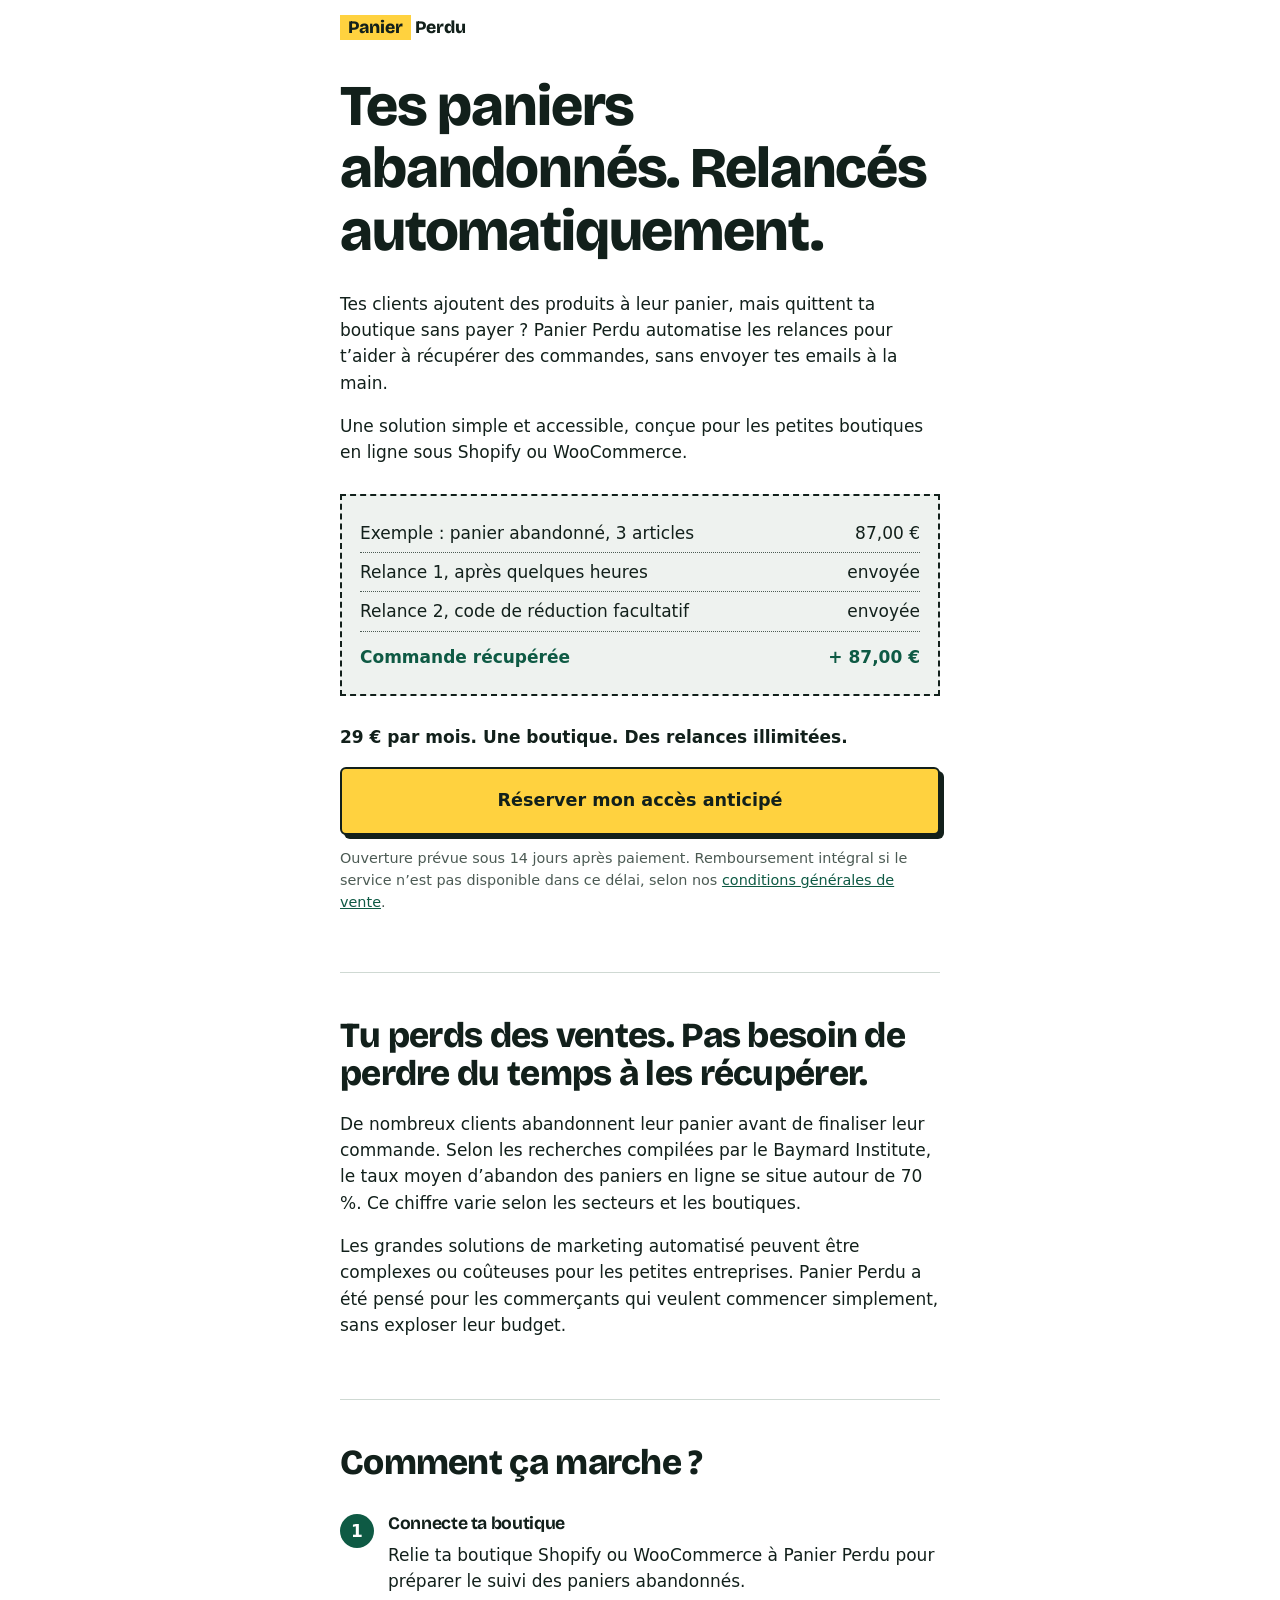
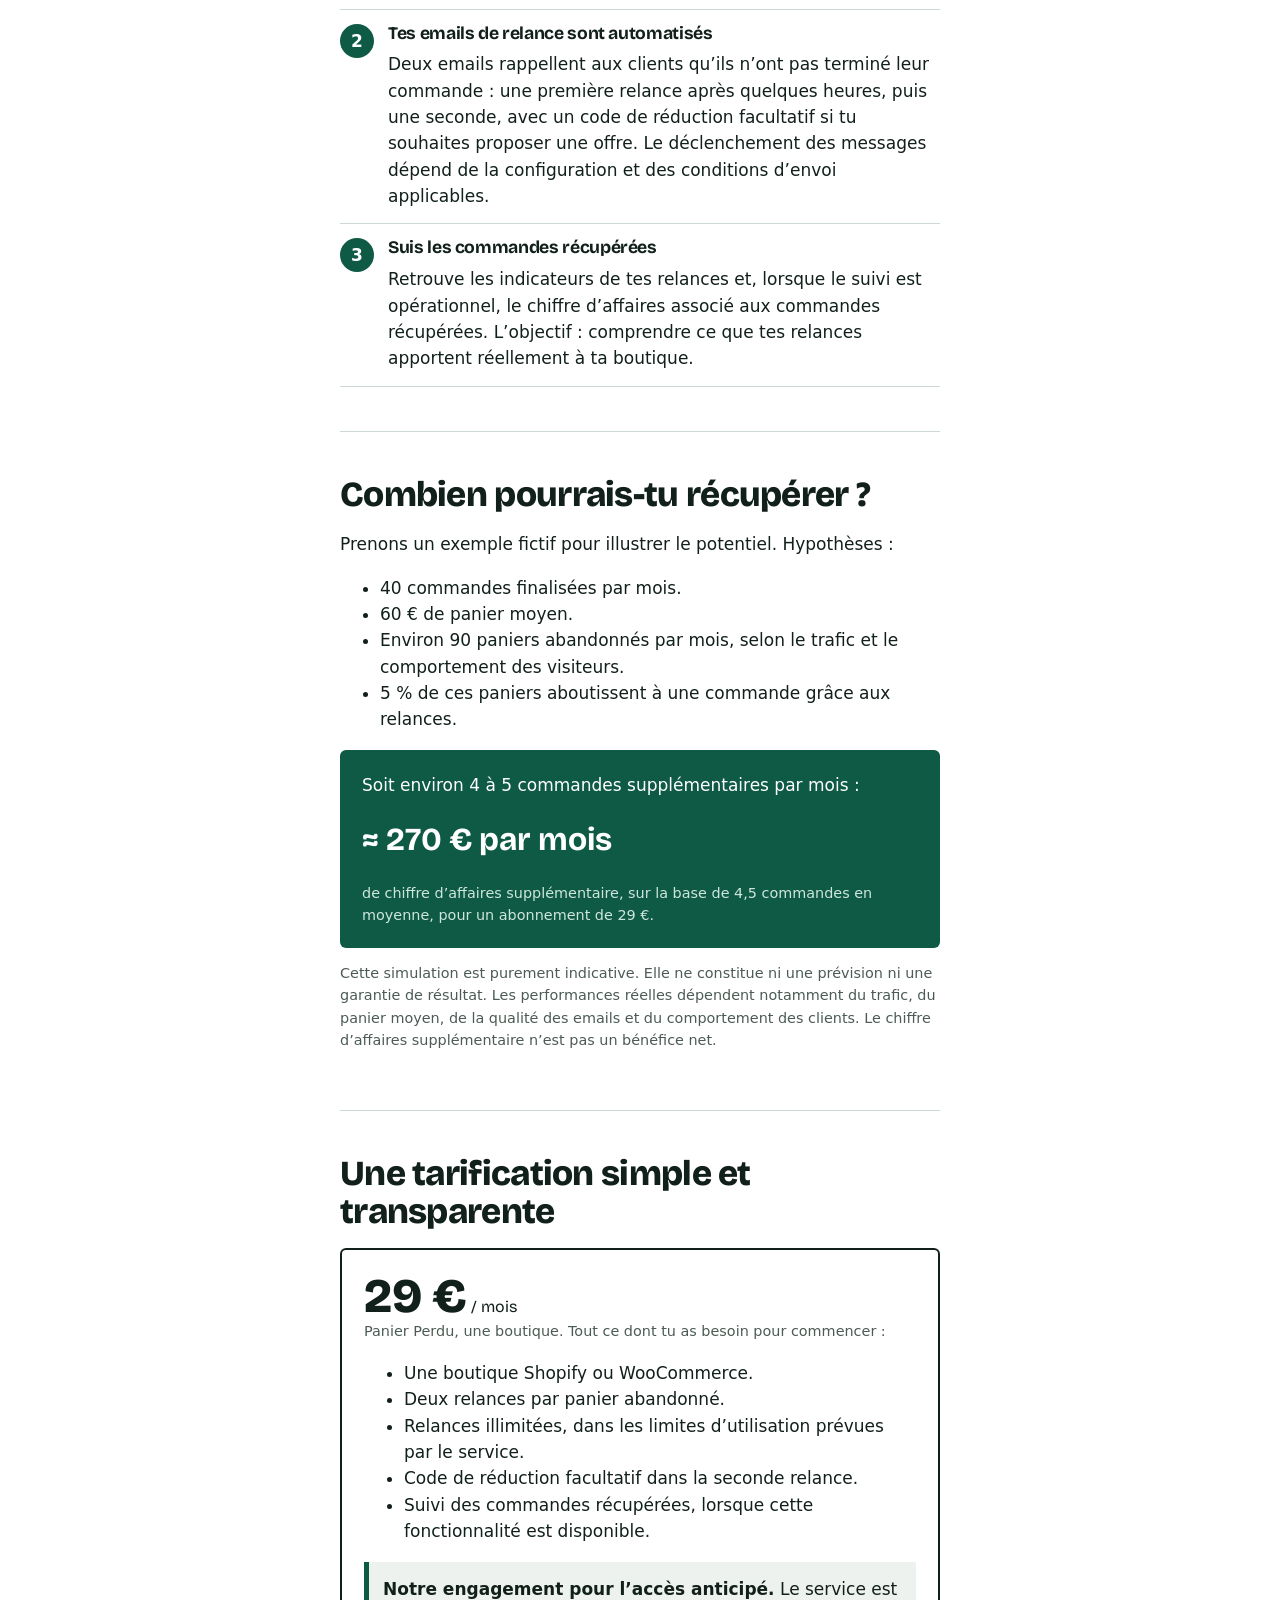
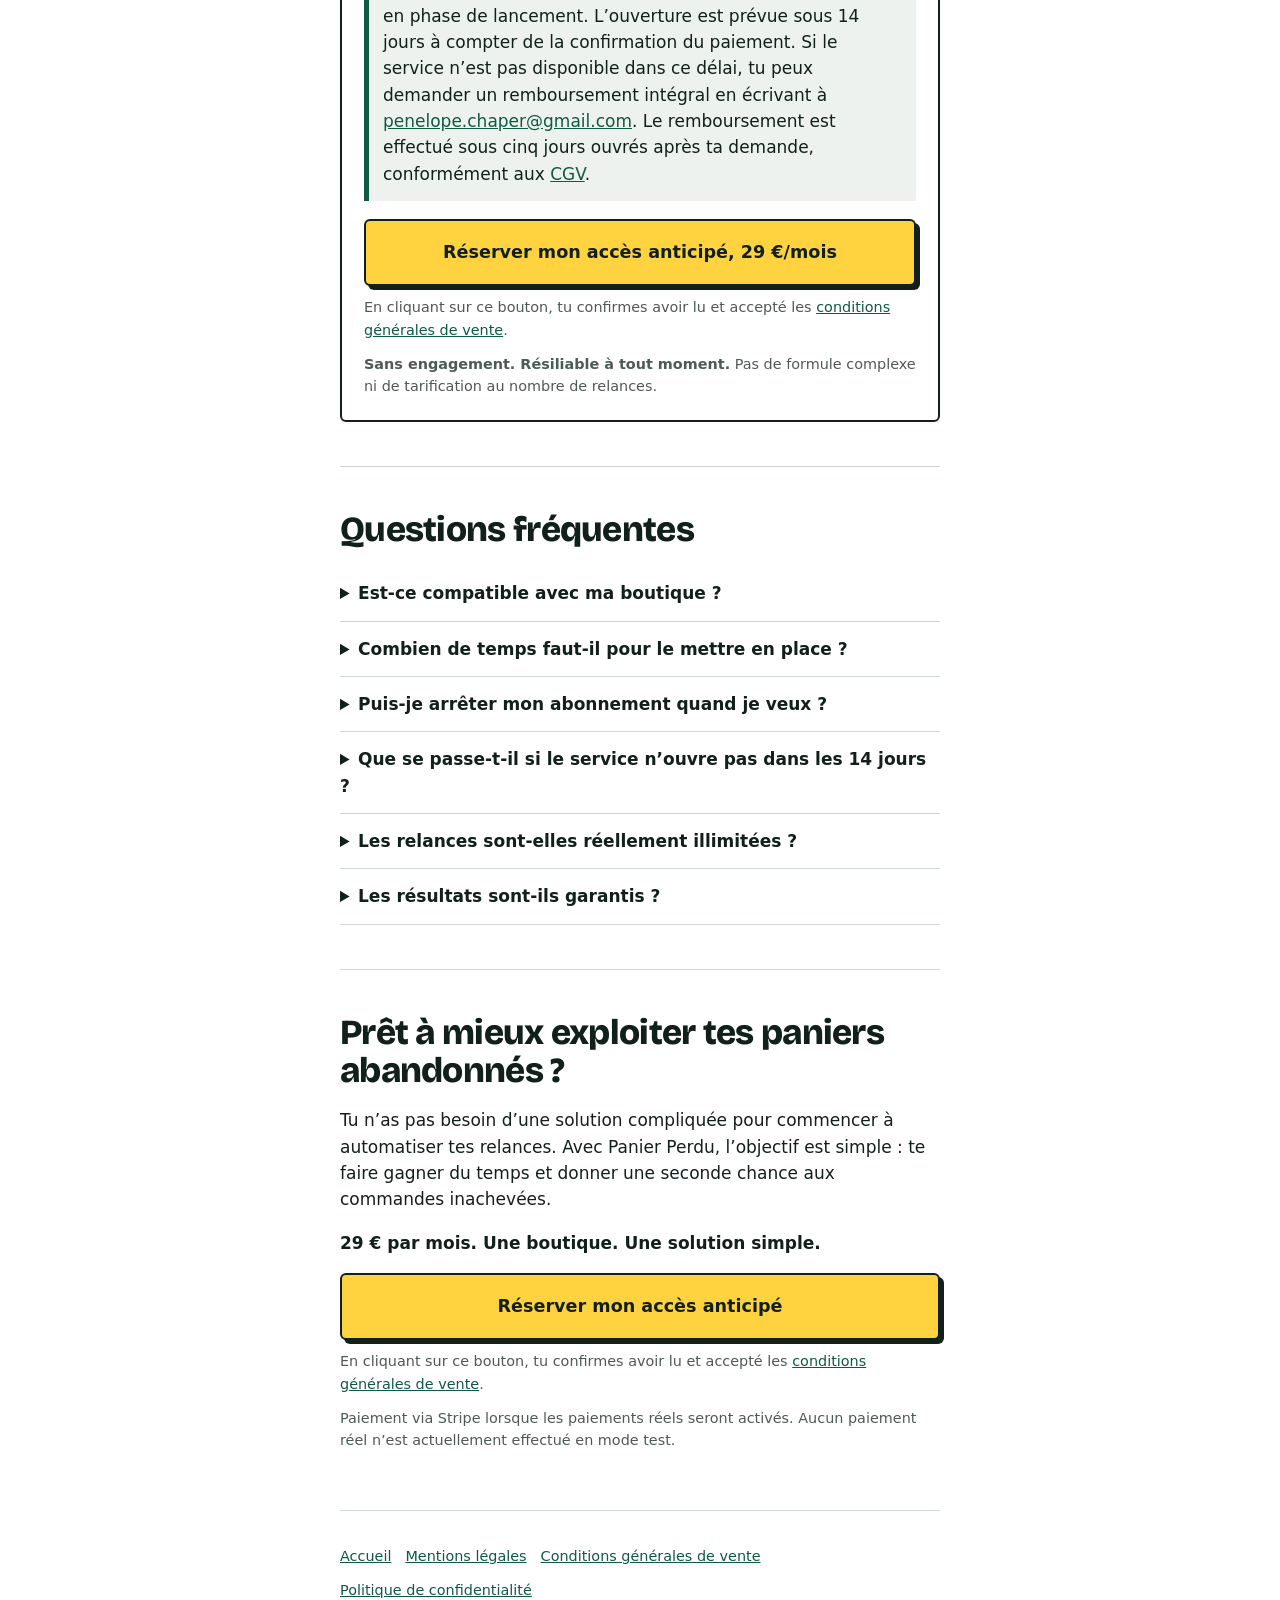
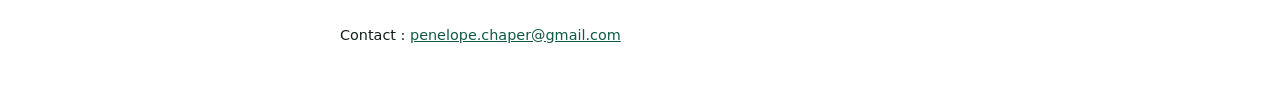
<file: index.html>
<!doctype html>
<html lang="fr">
<head>
<meta charset="utf-8">
<meta name="viewport" content="width=device-width,initial-scale=1">
<title>Panier Perdu – Tes paniers abandonnés, relancés automatiquement</title>
<meta name="description" content="Panier Perdu relance par email les clients qui ont quitté ta boutique Shopify ou WooCommerce sans payer. 29 € par mois, une boutique, relances illimitées.">
<meta property="og:title" content="Panier Perdu – Tes paniers abandonnés, relancés automatiquement">
<meta property="og:description" content="Deux relances par email pour 29 €/mois. Accès anticipé, remboursement intégral si le service n’ouvre pas sous 14 jours.">
<meta property="og:type" content="website">
<meta property="og:locale" content="fr_FR">
<meta property="og:image" content="https://panier-perdu-r56a.vercel.app/og.png">
<meta property="og:url" content="https://panier-perdu-r56a.vercel.app/">
<meta name="twitter:card" content="summary_large_image">
<meta name="twitter:image" content="https://panier-perdu-r56a.vercel.app/og.png">
<link rel="preconnect" href="https://fonts.googleapis.com">
<link rel="preconnect" href="https://fonts.gstatic.com" crossorigin>
<link href="https://fonts.googleapis.com/css2?family=Bricolage+Grotesque:wght@700;800&display=swap" rel="stylesheet">
<link rel="stylesheet" href="style.css">
</head>
<body>
<div class="wrap">
<div class="top"><span>Panier</span> Perdu</div>

<header style="padding:20px 0 44px">
<h1>Tes paniers abandonnés. Relancés automatiquement.</h1>
<p>Tes clients ajoutent des produits à leur panier, mais quittent ta boutique sans payer ? Panier Perdu automatise les relances pour t’aider à récupérer des commandes, sans envoyer tes emails à la main.</p>
<p>Une solution simple et accessible, conçue pour les petites boutiques en ligne sous Shopify ou WooCommerce.</p>
<div class="ticket" aria-label="Exemple illustratif">
<p><span>Exemple : panier abandonné, 3 articles</span><span>87,00 €</span></p>
<p><span>Relance 1, après quelques heures</span><span>envoyée</span></p>
<p><span>Relance 2, code de réduction facultatif</span><span>envoyée</span></p>
<p class="ok"><span>Commande récupérée</span><span>+ 87,00 €</span></p>
</div>
<p><strong>29 € par mois. Une boutique. Des relances illimitées.</strong></p>
<a class="btn" href="#offre">Réserver mon accès anticipé</a>
<p class="small" style="margin-top:12px">Ouverture prévue sous 14 jours après paiement. Remboursement intégral si le service n’est pas disponible dans ce délai, selon nos <a href="cgv.html">conditions générales de vente</a>.</p>
</header>

<section>
<h2>Tu perds des ventes. Pas besoin de perdre du temps à les récupérer.</h2>
<p>De nombreux clients abandonnent leur panier avant de finaliser leur commande. Selon les recherches compilées par le Baymard Institute, le taux moyen d’abandon des paniers en ligne se situe autour de 70 %. Ce chiffre varie selon les secteurs et les boutiques.</p>
<p>Les grandes solutions de marketing automatisé peuvent être complexes ou coûteuses pour les petites entreprises. Panier Perdu a été pensé pour les commerçants qui veulent commencer simplement, sans exploser leur budget.</p>
</section>

<section>
<h2>Comment ça marche ?</h2>
<ol class="steps">
<li><h3>Connecte ta boutique</h3>Relie ta boutique Shopify ou WooCommerce à Panier Perdu pour préparer le suivi des paniers abandonnés.</li>
<li><h3>Tes emails de relance sont automatisés</h3>Deux emails rappellent aux clients qu’ils n’ont pas terminé leur commande : une première relance après quelques heures, puis une seconde, avec un code de réduction facultatif si tu souhaites proposer une offre. Le déclenchement des messages dépend de la configuration et des conditions d’envoi applicables.</li>
<li><h3>Suis les commandes récupérées</h3>Retrouve les indicateurs de tes relances et, lorsque le suivi est opérationnel, le chiffre d’affaires associé aux commandes récupérées. L’objectif : comprendre ce que tes relances apportent réellement à ta boutique.</li>
</ol>
</section>

<section>
<h2>Combien pourrais-tu récupérer ?</h2>
<p>Prenons un exemple fictif pour illustrer le potentiel. Hypothèses :</p>
<ul>
<li>40 commandes finalisées par mois.</li>
<li>60 € de panier moyen.</li>
<li>Environ 90 paniers abandonnés par mois, selon le trafic et le comportement des visiteurs.</li>
<li>5 % de ces paniers aboutissent à une commande grâce aux relances.</li>
</ul>
<div class="calc">
<p>Soit environ 4 à 5 commandes supplémentaires par mois :</p>
<p><strong>≈ 270 € par mois</strong></p>
<p class="small" style="margin:0">de chiffre d’affaires supplémentaire, sur la base de 4,5 commandes en moyenne, pour un abonnement de 29 €.</p>
</div>
<p class="small" style="margin-top:14px">Cette simulation est purement indicative. Elle ne constitue ni une prévision ni une garantie de résultat. Les performances réelles dépendent notamment du trafic, du panier moyen, de la qualité des emails et du comportement des clients. Le chiffre d’affaires supplémentaire n’est pas un bénéfice net.</p>
</section>

<section id="offre">
<h2>Une tarification simple et transparente</h2>
<div class="offer">
<div class="price">29 €<span style="font-size:1rem;font-weight:400"> / mois</span></div>
<p class="small">Panier Perdu, une boutique. Tout ce dont tu as besoin pour commencer :</p>
<ul>
<li>Une boutique Shopify ou WooCommerce.</li>
<li>Deux relances par panier abandonné.</li>
<li>Relances illimitées, dans les limites d’utilisation prévues par le service.</li>
<li>Code de réduction facultatif dans la seconde relance.</li>
<li>Suivi des commandes récupérées, lorsque cette fonctionnalité est disponible.</li>
</ul>
<div class="guar"><strong>Notre engagement pour l’accès anticipé.</strong> Le service est en phase de lancement. L’ouverture est prévue sous 14 jours à compter de la confirmation du paiement. Si le service n’est pas disponible dans ce délai, tu peux demander un remboursement intégral en écrivant à <a href="mailto:penelope.chaper@gmail.com">penelope.chaper@gmail.com</a>. Le remboursement est effectué sous cinq jours ouvrés après ta demande, conformément aux <a href="cgv.html">CGV</a>.</div>
<a class="btn" href="https://buy.stripe.com/test_14AbJ3eBs86c1nW4rX9oc00">Réserver mon accès anticipé, 29 €/mois</a>
<p class="small" style="margin:10px 0 0">En cliquant sur ce bouton, tu confirmes avoir lu et accepté les <a href="cgv.html">conditions générales de vente</a>.</p>
<p class="small" style="margin:12px 0 0"><strong>Sans engagement. Résiliable à tout moment.</strong> Pas de formule complexe ni de tarification au nombre de relances.</p>
</div>
</section>

<section>
<h2>Questions fréquentes</h2>
<details><summary>Est-ce compatible avec ma boutique ?</summary><p>Panier Perdu est conçu pour les boutiques Shopify et WooCommerce. La compatibilité effective dépend de la version de ta boutique, de sa configuration et des intégrations disponibles au lancement.</p></details>
<details><summary>Combien de temps faut-il pour le mettre en place ?</summary><p>L’objectif est de rendre la configuration aussi simple que possible. Le temps nécessaire dépend notamment de la connexion de ta boutique et des réglages de tes emails.</p></details>
<details><summary>Puis-je arrêter mon abonnement quand je veux ?</summary><p>Oui. L’abonnement est sans engagement et peut être résilié à tout moment par email à <a href="mailto:penelope.chaper@gmail.com">penelope.chaper@gmail.com</a>. La résiliation prend effet à la fin de la période mensuelle déjà payée, selon les CGV.</p></details>
<details><summary>Que se passe-t-il si le service n’ouvre pas dans les 14 jours ?</summary><p>Tu peux demander le remboursement intégral du paiement anticipé. Le remboursement est effectué sous cinq jours ouvrés après ta demande.</p></details>
<details><summary>Les relances sont-elles réellement illimitées ?</summary><p>Le forfait prévoit des relances illimitées pour une boutique, dans les limites techniques du service et sous réserve du respect des règles applicables aux communications électroniques.</p></details>
<details><summary>Les résultats sont-ils garantis ?</summary><p>Non. Panier Perdu vise à aider les commerçants à récupérer des commandes, mais aucun nombre de ventes ni montant de chiffre d’affaires n’est garanti.</p></details>
</section>

<section>
<h2>Prêt à mieux exploiter tes paniers abandonnés ?</h2>
<p>Tu n’as pas besoin d’une solution compliquée pour commencer à automatiser tes relances. Avec Panier Perdu, l’objectif est simple : te faire gagner du temps et donner une seconde chance aux commandes inachevées.</p>
<p><strong>29 € par mois. Une boutique. Une solution simple.</strong></p>
<a class="btn" href="https://buy.stripe.com/test_14AbJ3eBs86c1nW4rX9oc00">Réserver mon accès anticipé</a>
<p class="small" style="margin:10px 0 0">En cliquant sur ce bouton, tu confirmes avoir lu et accepté les <a href="cgv.html">conditions générales de vente</a>.</p>
<p class="small" style="margin-top:12px">Paiement via Stripe lorsque les paiements réels seront activés. Aucun paiement réel n’est actuellement effectué en mode test.</p>
</section>

<footer>
<a href="/">Accueil</a><a href="mentions-legales.html">Mentions légales</a><a href="cgv.html">Conditions générales de vente</a><a href="confidentialite.html">Politique de confidentialité</a>
<p style="margin:10px 0 0">Contact : <a href="mailto:penelope.chaper@gmail.com">penelope.chaper@gmail.com</a></p>
</footer>
</div>
</body>
</html>
</file>
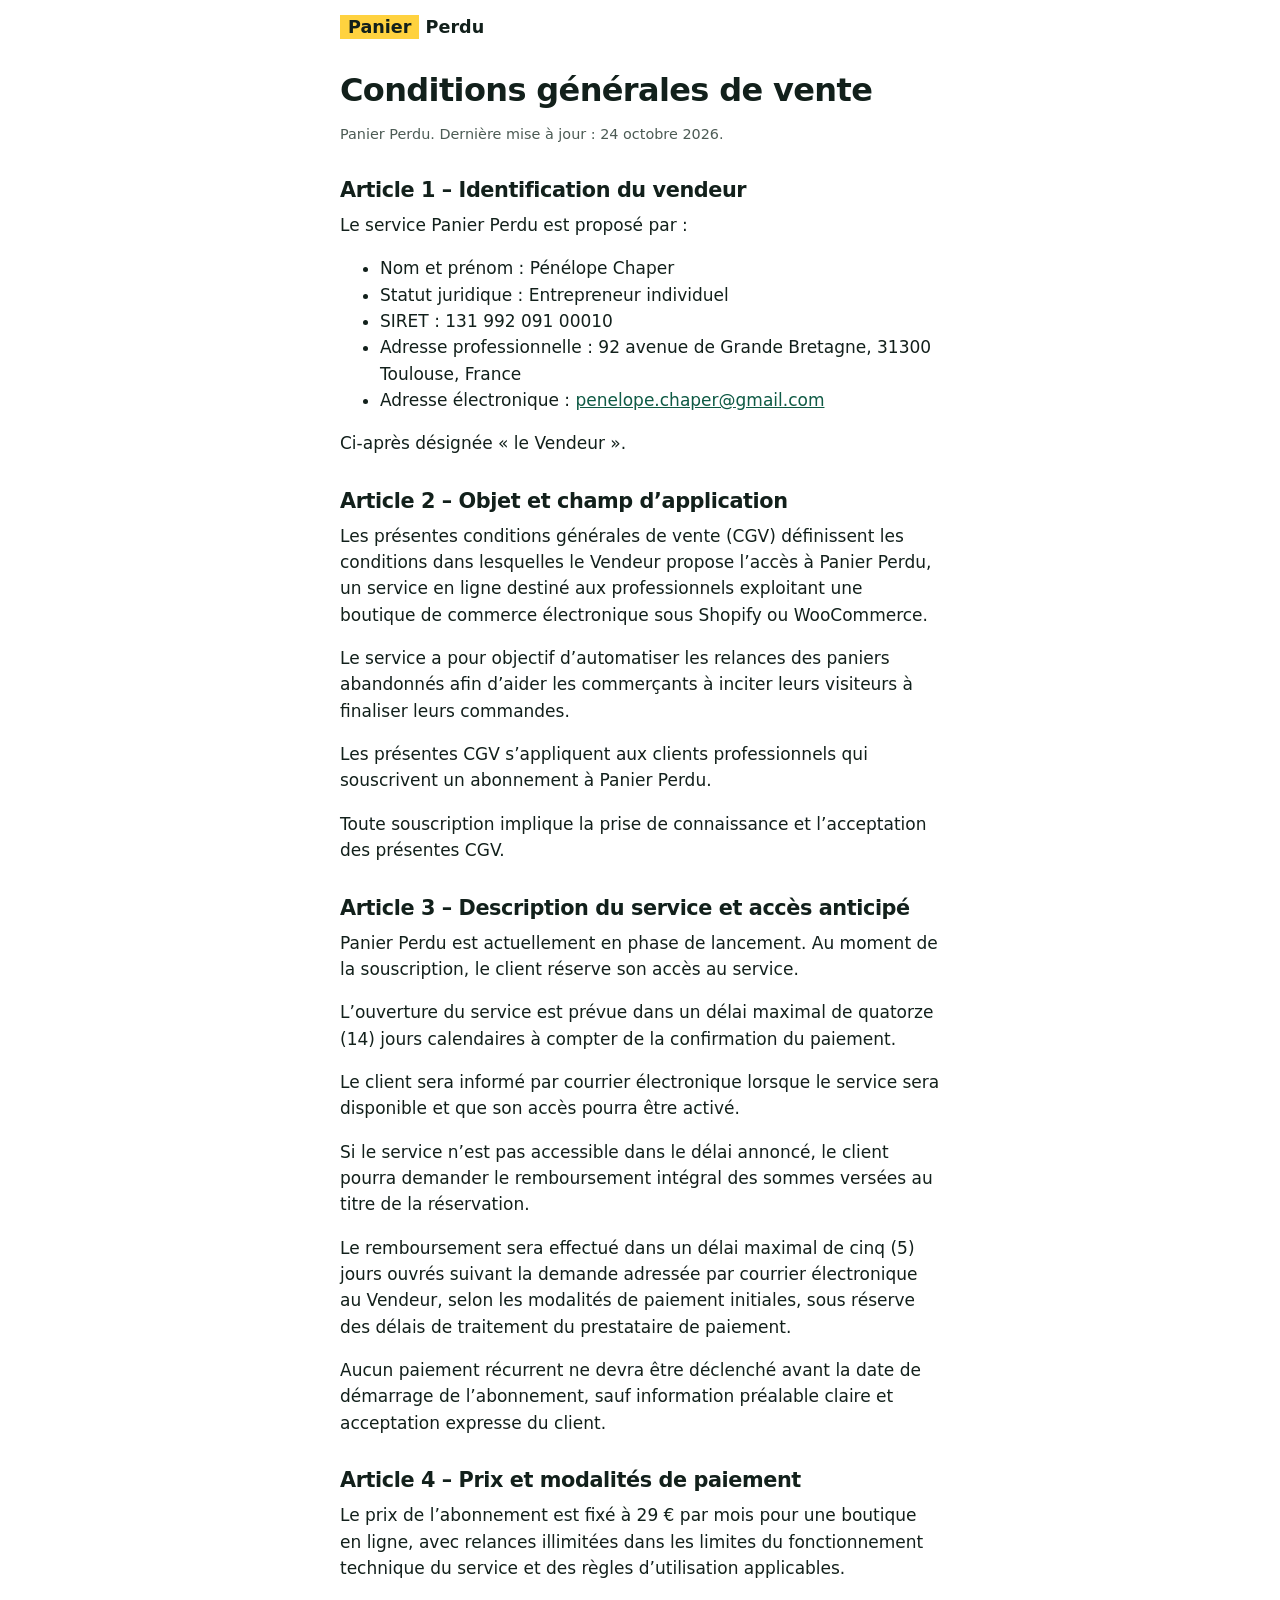
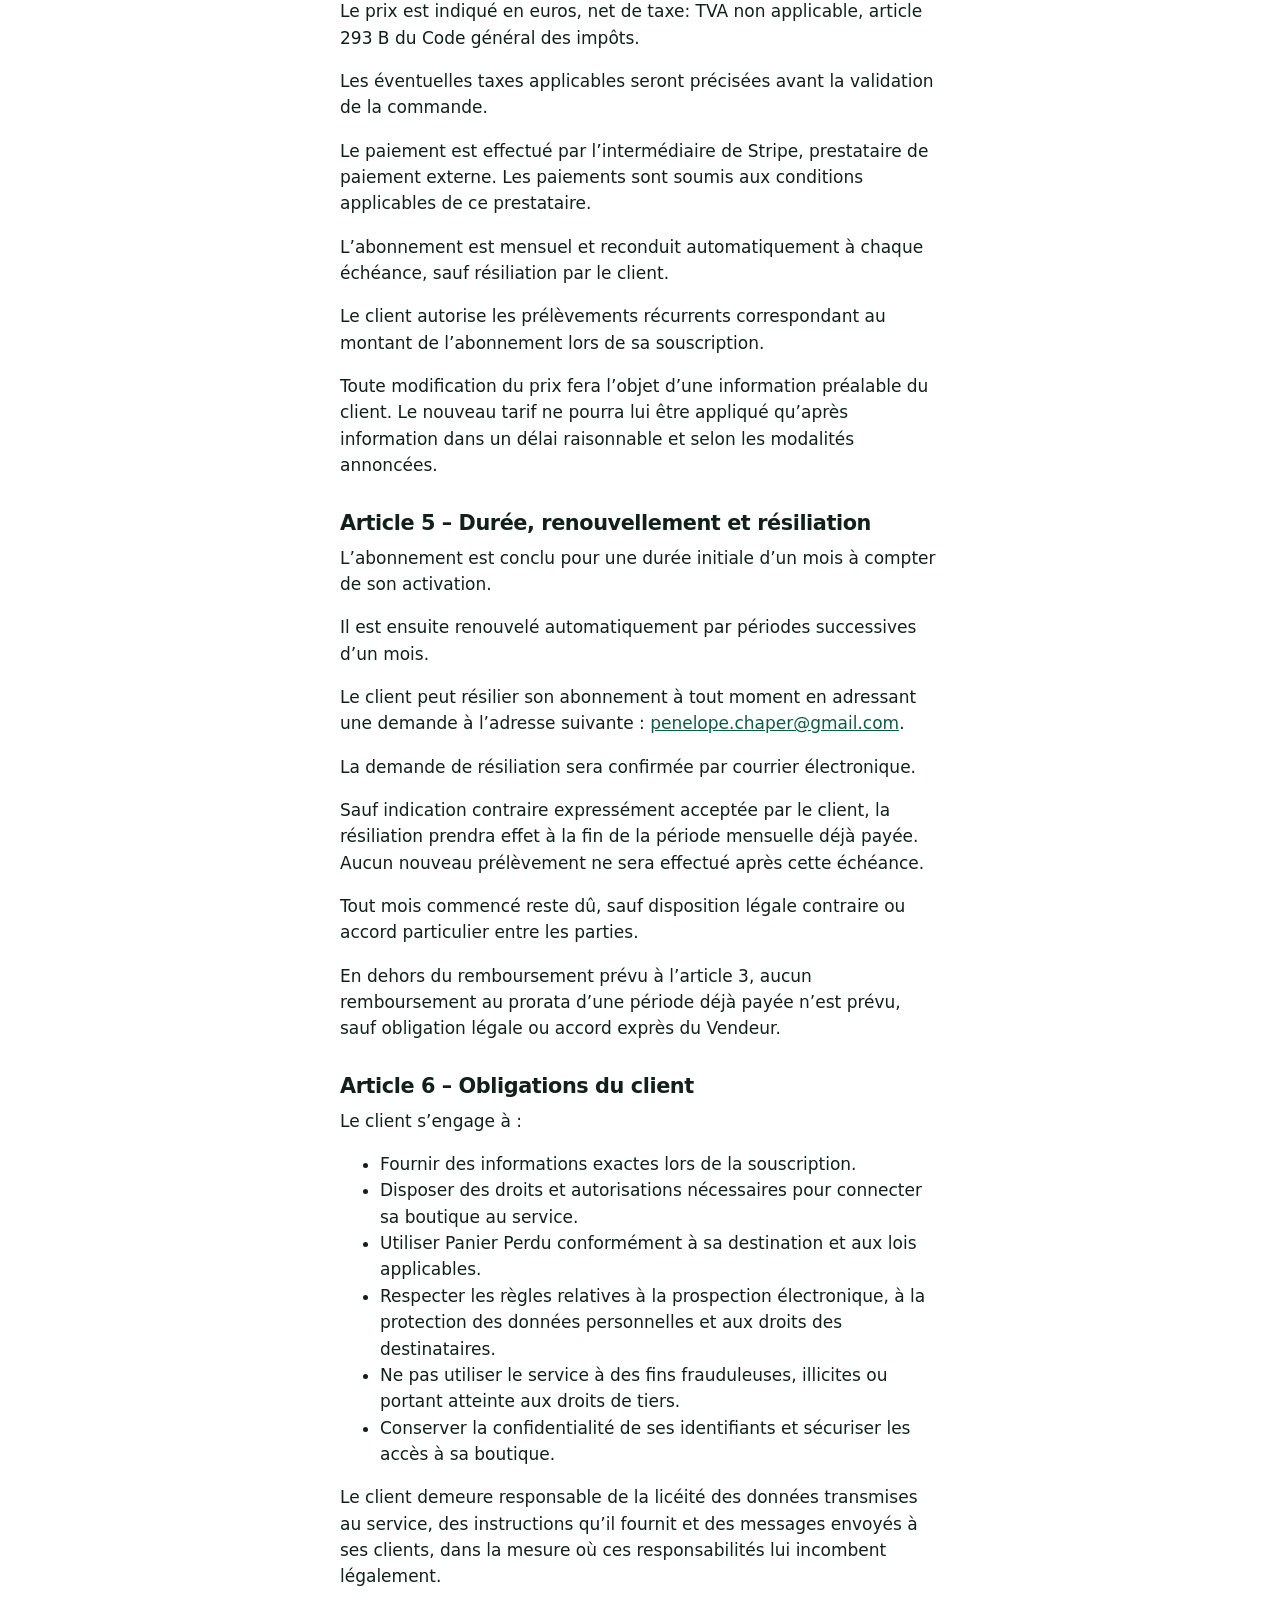
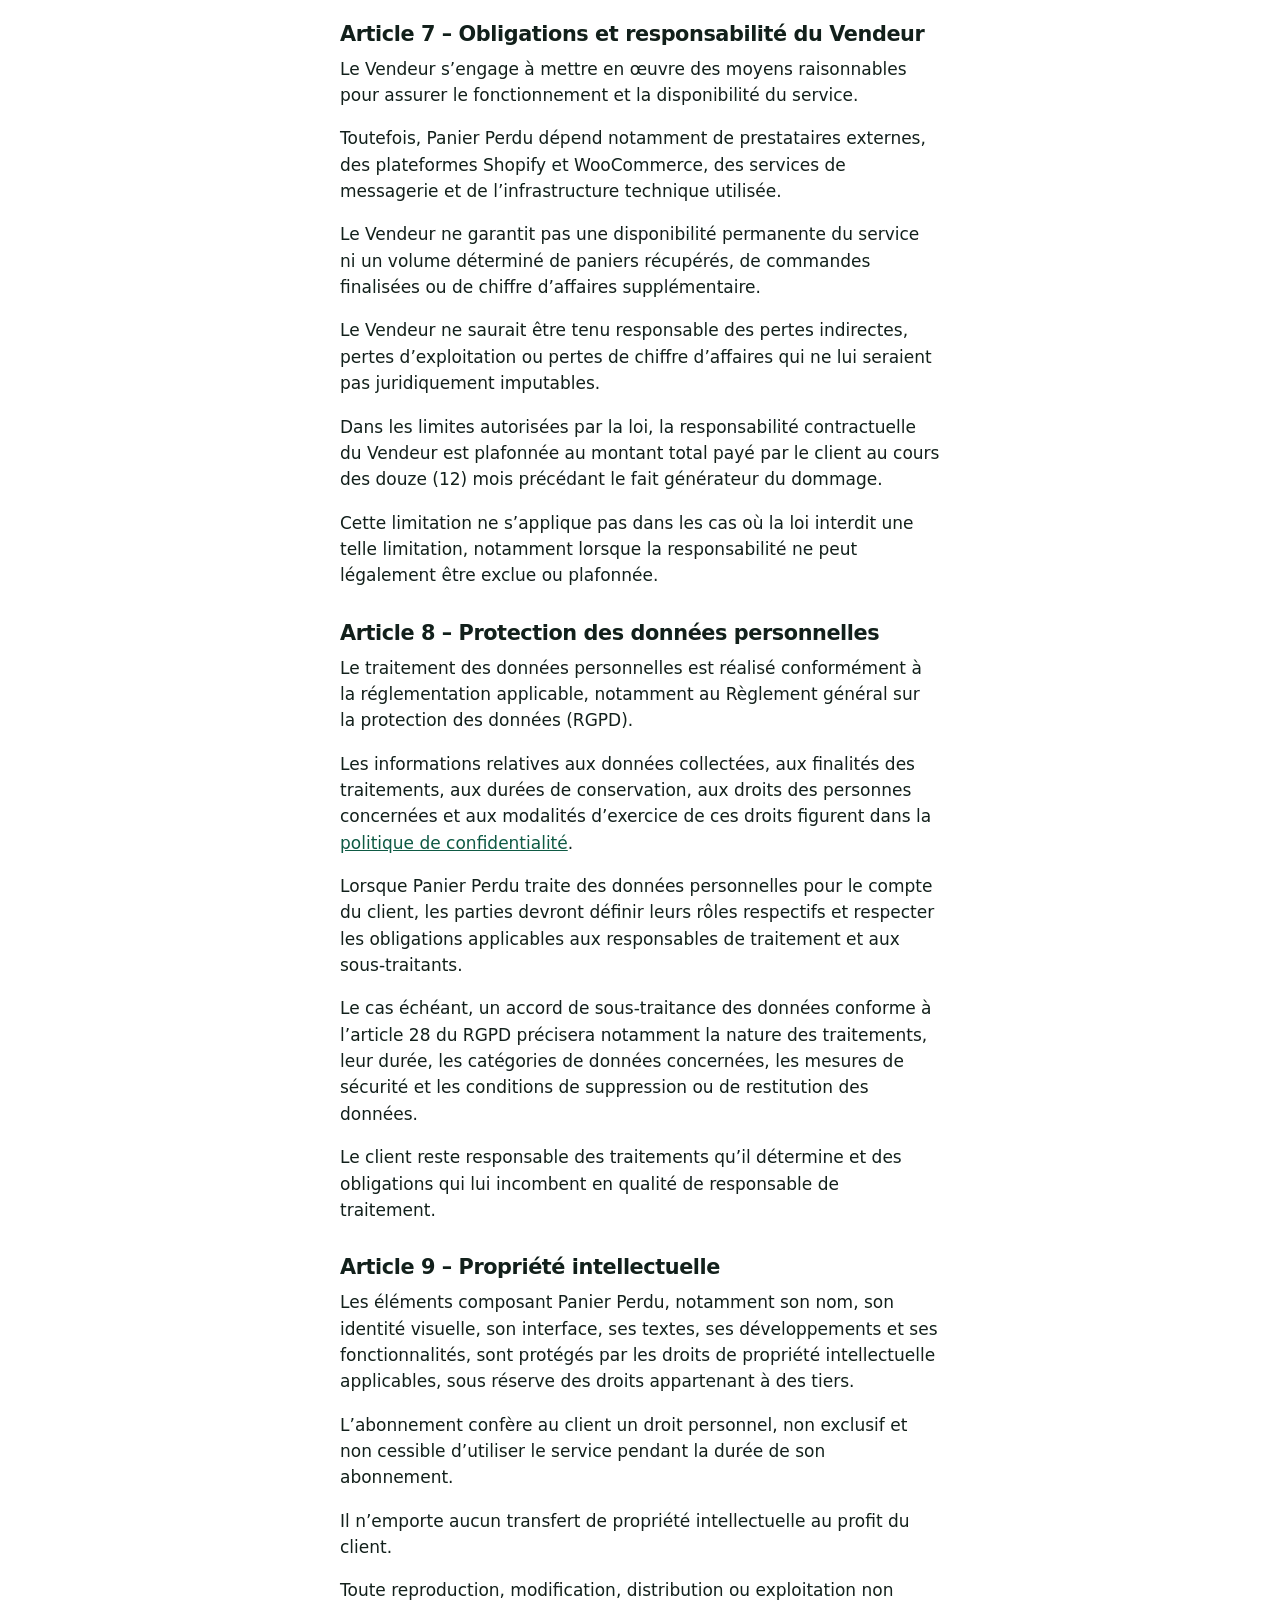
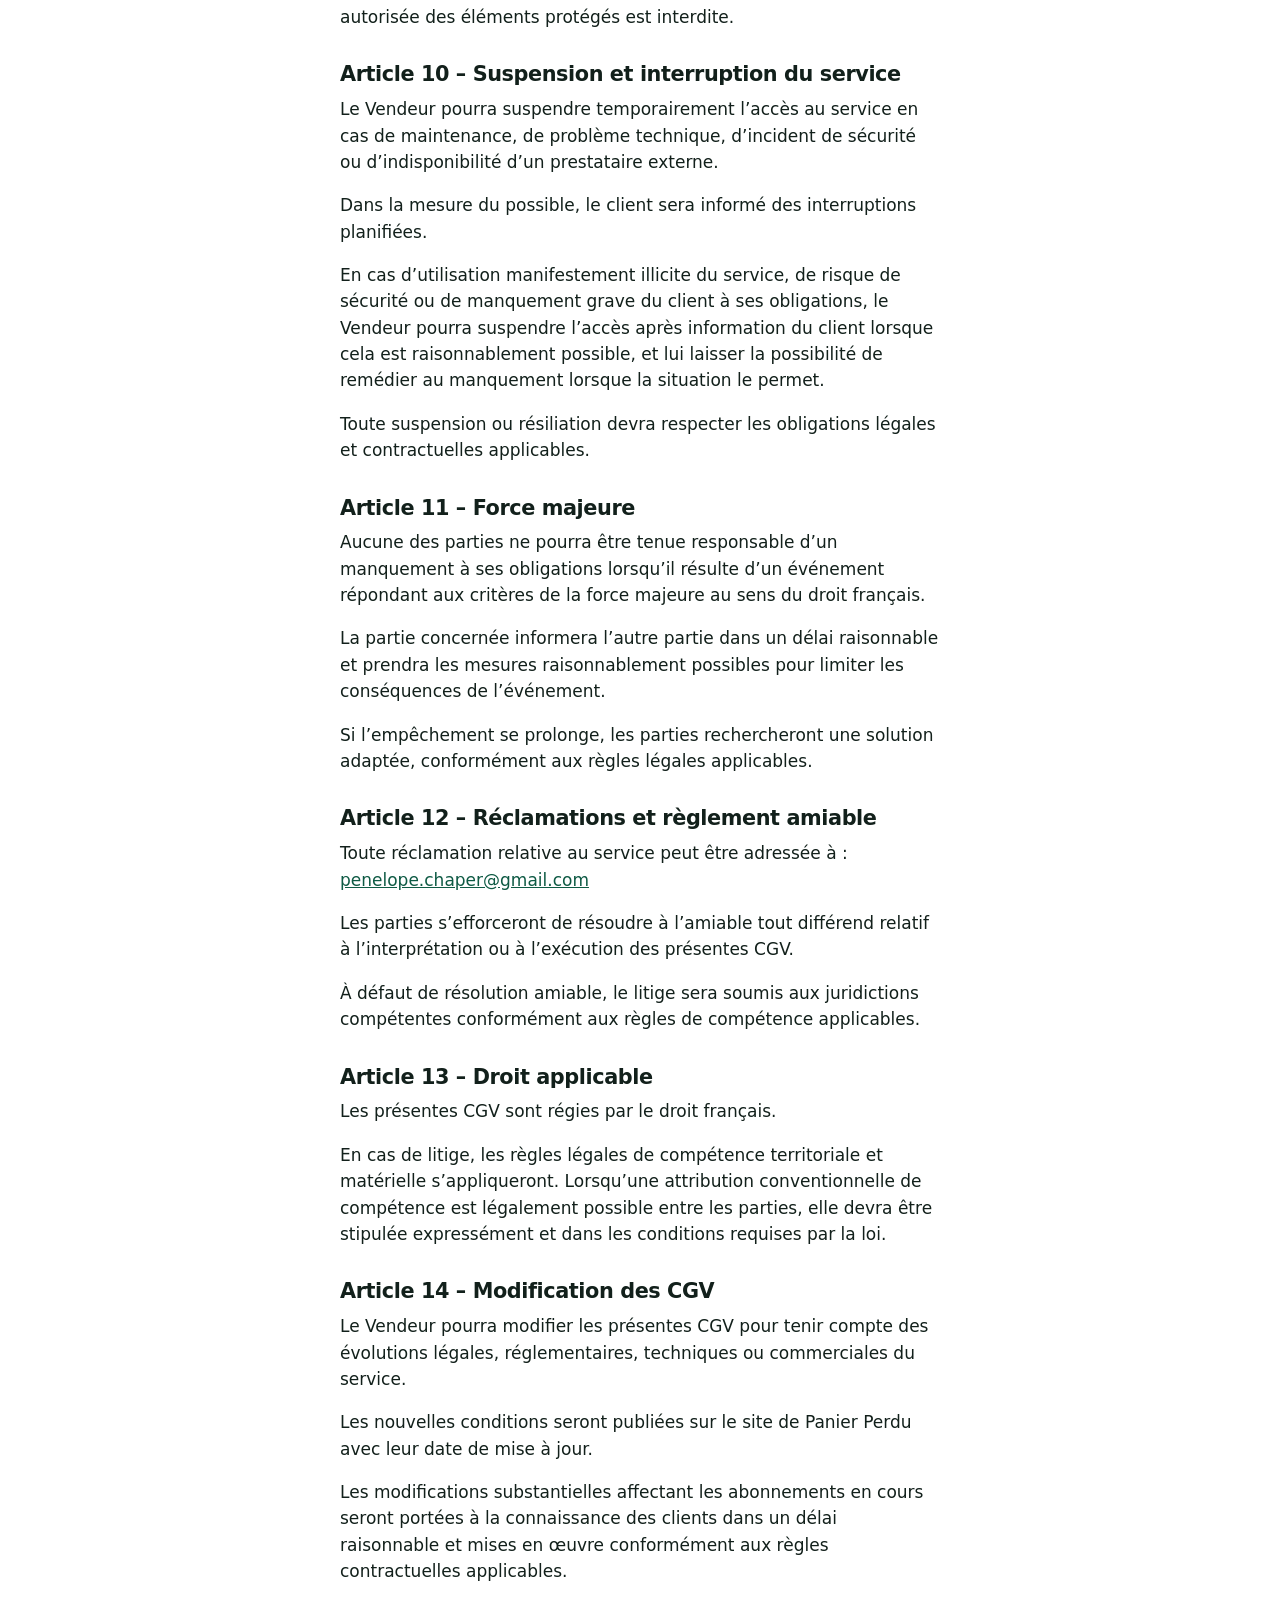
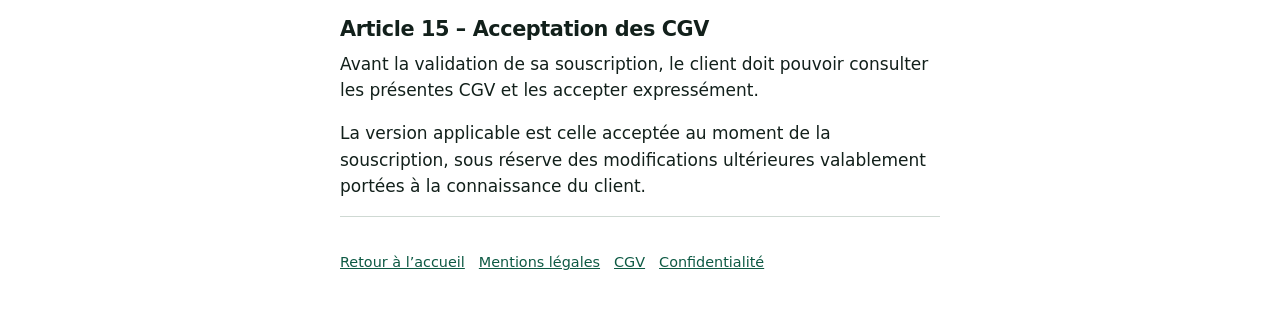
<file: cgv.html>
<!doctype html>
<html lang="fr"><head><meta charset="utf-8"><meta name="viewport" content="width=device-width,initial-scale=1">
<title>Conditions générales de vente – Panier Perdu</title><meta name="robots" content="noindex"><link rel="stylesheet" href="style.css"></head>
<body><div class="wrap legal"><p class="top"><a href="/" style="text-decoration:none;color:inherit"><span>Panier</span> Perdu</a></p>
<h1>Conditions générales de vente</h1>
<p class="small">Panier Perdu. Dernière mise à jour : 24 octobre 2026.</p>

<h2>Article 1 – Identification du vendeur</h2>
<p>Le service Panier Perdu est proposé par :</p>
<ul>
<li>Nom et prénom : Pénélope Chaper</li>
<li>Statut juridique : Entrepreneur individuel</li>
<li>SIRET : 131 992 091 00010</li>
<li>Adresse professionnelle : 92 avenue de Grande Bretagne, 31300 Toulouse, France</li>
<li>Adresse électronique : <a href="mailto:penelope.chaper@gmail.com">penelope.chaper@gmail.com</a></li>
</ul>
<p>Ci-après désignée « le Vendeur ».</p>

<h2>Article 2 – Objet et champ d’application</h2>
<p>Les présentes conditions générales de vente (CGV) définissent les conditions dans lesquelles le Vendeur propose l’accès à Panier Perdu, un service en ligne destiné aux professionnels exploitant une boutique de commerce électronique sous Shopify ou WooCommerce.</p>
<p>Le service a pour objectif d’automatiser les relances des paniers abandonnés afin d’aider les commerçants à inciter leurs visiteurs à finaliser leurs commandes.</p>
<p>Les présentes CGV s’appliquent aux clients professionnels qui souscrivent un abonnement à Panier Perdu.</p>
<p>Toute souscription implique la prise de connaissance et l’acceptation des présentes CGV.</p>

<h2>Article 3 – Description du service et accès anticipé</h2>
<p>Panier Perdu est actuellement en phase de lancement. Au moment de la souscription, le client réserve son accès au service.</p>
<p>L’ouverture du service est prévue dans un délai maximal de quatorze (14) jours calendaires à compter de la confirmation du paiement.</p>
<p>Le client sera informé par courrier électronique lorsque le service sera disponible et que son accès pourra être activé.</p>
<p>Si le service n’est pas accessible dans le délai annoncé, le client pourra demander le remboursement intégral des sommes versées au titre de la réservation.</p>
<p>Le remboursement sera effectué dans un délai maximal de cinq (5) jours ouvrés suivant la demande adressée par courrier électronique au Vendeur, selon les modalités de paiement initiales, sous réserve des délais de traitement du prestataire de paiement.</p>
<p>Aucun paiement récurrent ne devra être déclenché avant la date de démarrage de l’abonnement, sauf information préalable claire et acceptation expresse du client.</p>

<h2>Article 4 – Prix et modalités de paiement</h2>
<p>Le prix de l’abonnement est fixé à 29 € par mois pour une boutique en ligne, avec relances illimitées dans les limites du fonctionnement technique du service et des règles d’utilisation applicables.</p>
<p>Le prix est indiqué en euros, net de taxe: TVA non applicable, article 293 B du Code général des impôts.</p>
<p>Les éventuelles taxes applicables seront précisées avant la validation de la commande.</p>
<p>Le paiement est effectué par l’intermédiaire de Stripe, prestataire de paiement externe. Les paiements sont soumis aux conditions applicables de ce prestataire.</p>
<p>L’abonnement est mensuel et reconduit automatiquement à chaque échéance, sauf résiliation par le client.</p>
<p>Le client autorise les prélèvements récurrents correspondant au montant de l’abonnement lors de sa souscription.</p>
<p>Toute modification du prix fera l’objet d’une information préalable du client. Le nouveau tarif ne pourra lui être appliqué qu’après information dans un délai raisonnable et selon les modalités annoncées.</p>

<h2>Article 5 – Durée, renouvellement et résiliation</h2>
<p>L’abonnement est conclu pour une durée initiale d’un mois à compter de son activation.</p>
<p>Il est ensuite renouvelé automatiquement par périodes successives d’un mois.</p>
<p>Le client peut résilier son abonnement à tout moment en adressant une demande à l’adresse suivante : <a href="mailto:penelope.chaper@gmail.com">penelope.chaper@gmail.com</a>.</p>
<p>La demande de résiliation sera confirmée par courrier électronique.</p>
<p>Sauf indication contraire expressément acceptée par le client, la résiliation prendra effet à la fin de la période mensuelle déjà payée. Aucun nouveau prélèvement ne sera effectué après cette échéance.</p>
<p>Tout mois commencé reste dû, sauf disposition légale contraire ou accord particulier entre les parties.</p>
<p>En dehors du remboursement prévu à l’article 3, aucun remboursement au prorata d’une période déjà payée n’est prévu, sauf obligation légale ou accord exprès du Vendeur.</p>

<h2>Article 6 – Obligations du client</h2>
<p>Le client s’engage à :</p>
<ul>
<li>Fournir des informations exactes lors de la souscription.</li>
<li>Disposer des droits et autorisations nécessaires pour connecter sa boutique au service.</li>
<li>Utiliser Panier Perdu conformément à sa destination et aux lois applicables.</li>
<li>Respecter les règles relatives à la prospection électronique, à la protection des données personnelles et aux droits des destinataires.</li>
<li>Ne pas utiliser le service à des fins frauduleuses, illicites ou portant atteinte aux droits de tiers.</li>
<li>Conserver la confidentialité de ses identifiants et sécuriser les accès à sa boutique.</li>
</ul>
<p>Le client demeure responsable de la licéité des données transmises au service, des instructions qu’il fournit et des messages envoyés à ses clients, dans la mesure où ces responsabilités lui incombent légalement.</p>

<h2>Article 7 – Obligations et responsabilité du Vendeur</h2>
<p>Le Vendeur s’engage à mettre en œuvre des moyens raisonnables pour assurer le fonctionnement et la disponibilité du service.</p>
<p>Toutefois, Panier Perdu dépend notamment de prestataires externes, des plateformes Shopify et WooCommerce, des services de messagerie et de l’infrastructure technique utilisée.</p>
<p>Le Vendeur ne garantit pas une disponibilité permanente du service ni un volume déterminé de paniers récupérés, de commandes finalisées ou de chiffre d’affaires supplémentaire.</p>
<p>Le Vendeur ne saurait être tenu responsable des pertes indirectes, pertes d’exploitation ou pertes de chiffre d’affaires qui ne lui seraient pas juridiquement imputables.</p>
<p>Dans les limites autorisées par la loi, la responsabilité contractuelle du Vendeur est plafonnée au montant total payé par le client au cours des douze (12) mois précédant le fait générateur du dommage.</p>
<p>Cette limitation ne s’applique pas dans les cas où la loi interdit une telle limitation, notamment lorsque la responsabilité ne peut légalement être exclue ou plafonnée.</p>

<h2>Article 8 – Protection des données personnelles</h2>
<p>Le traitement des données personnelles est réalisé conformément à la réglementation applicable, notamment au Règlement général sur la protection des données (RGPD).</p>
<p>Les informations relatives aux données collectées, aux finalités des traitements, aux durées de conservation, aux droits des personnes concernées et aux modalités d’exercice de ces droits figurent dans la <a href="confidentialite.html">politique de confidentialité</a>.</p>
<p>Lorsque Panier Perdu traite des données personnelles pour le compte du client, les parties devront définir leurs rôles respectifs et respecter les obligations applicables aux responsables de traitement et aux sous-traitants.</p>
<p>Le cas échéant, un accord de sous-traitance des données conforme à l’article 28 du RGPD précisera notamment la nature des traitements, leur durée, les catégories de données concernées, les mesures de sécurité et les conditions de suppression ou de restitution des données.</p>
<p>Le client reste responsable des traitements qu’il détermine et des obligations qui lui incombent en qualité de responsable de traitement.</p>

<h2>Article 9 – Propriété intellectuelle</h2>
<p>Les éléments composant Panier Perdu, notamment son nom, son identité visuelle, son interface, ses textes, ses développements et ses fonctionnalités, sont protégés par les droits de propriété intellectuelle applicables, sous réserve des droits appartenant à des tiers.</p>
<p>L’abonnement confère au client un droit personnel, non exclusif et non cessible d’utiliser le service pendant la durée de son abonnement.</p>
<p>Il n’emporte aucun transfert de propriété intellectuelle au profit du client.</p>
<p>Toute reproduction, modification, distribution ou exploitation non autorisée des éléments protégés est interdite.</p>

<h2>Article 10 – Suspension et interruption du service</h2>
<p>Le Vendeur pourra suspendre temporairement l’accès au service en cas de maintenance, de problème technique, d’incident de sécurité ou d’indisponibilité d’un prestataire externe.</p>
<p>Dans la mesure du possible, le client sera informé des interruptions planifiées.</p>
<p>En cas d’utilisation manifestement illicite du service, de risque de sécurité ou de manquement grave du client à ses obligations, le Vendeur pourra suspendre l’accès après information du client lorsque cela est raisonnablement possible, et lui laisser la possibilité de remédier au manquement lorsque la situation le permet.</p>
<p>Toute suspension ou résiliation devra respecter les obligations légales et contractuelles applicables.</p>

<h2>Article 11 – Force majeure</h2>
<p>Aucune des parties ne pourra être tenue responsable d’un manquement à ses obligations lorsqu’il résulte d’un événement répondant aux critères de la force majeure au sens du droit français.</p>
<p>La partie concernée informera l’autre partie dans un délai raisonnable et prendra les mesures raisonnablement possibles pour limiter les conséquences de l’événement.</p>
<p>Si l’empêchement se prolonge, les parties rechercheront une solution adaptée, conformément aux règles légales applicables.</p>

<h2>Article 12 – Réclamations et règlement amiable</h2>
<p>Toute réclamation relative au service peut être adressée à : <a href="mailto:penelope.chaper@gmail.com">penelope.chaper@gmail.com</a></p>
<p>Les parties s’efforceront de résoudre à l’amiable tout différend relatif à l’interprétation ou à l’exécution des présentes CGV.</p>
<p>À défaut de résolution amiable, le litige sera soumis aux juridictions compétentes conformément aux règles de compétence applicables.</p>

<h2>Article 13 – Droit applicable</h2>
<p>Les présentes CGV sont régies par le droit français.</p>
<p>En cas de litige, les règles légales de compétence territoriale et matérielle s’appliqueront. Lorsqu’une attribution conventionnelle de compétence est légalement possible entre les parties, elle devra être stipulée expressément et dans les conditions requises par la loi.</p>

<h2>Article 14 – Modification des CGV</h2>
<p>Le Vendeur pourra modifier les présentes CGV pour tenir compte des évolutions légales, réglementaires, techniques ou commerciales du service.</p>
<p>Les nouvelles conditions seront publiées sur le site de Panier Perdu avec leur date de mise à jour.</p>
<p>Les modifications substantielles affectant les abonnements en cours seront portées à la connaissance des clients dans un délai raisonnable et mises en œuvre conformément aux règles contractuelles applicables.</p>

<h2>Article 15 – Acceptation des CGV</h2>
<p>Avant la validation de sa souscription, le client doit pouvoir consulter les présentes CGV et les accepter expressément.</p>
<p>La version applicable est celle acceptée au moment de la souscription, sous réserve des modifications ultérieures valablement portées à la connaissance du client.</p>

<footer><a href="/">Retour à l’accueil</a><a href="mentions-legales.html">Mentions légales</a><a href="cgv.html">CGV</a><a href="confidentialite.html">Confidentialité</a></footer></div></body></html>
</file>
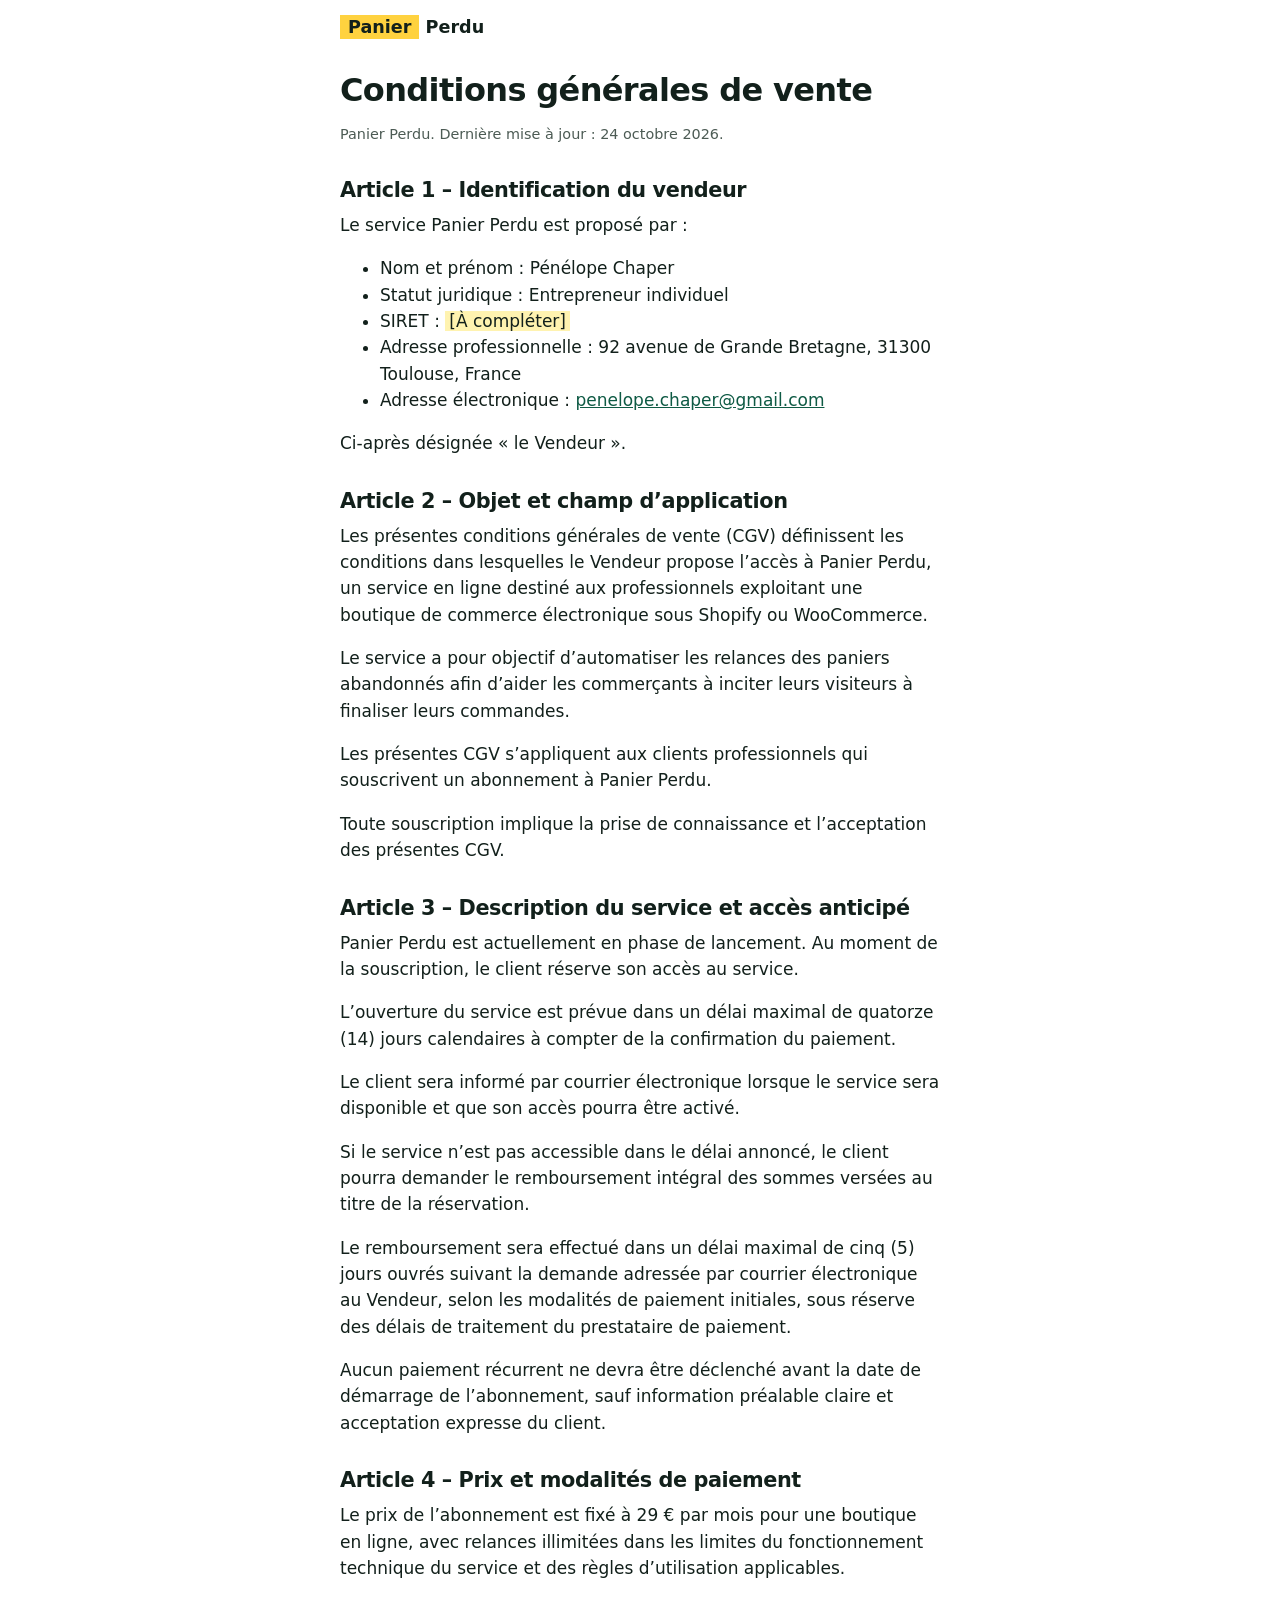
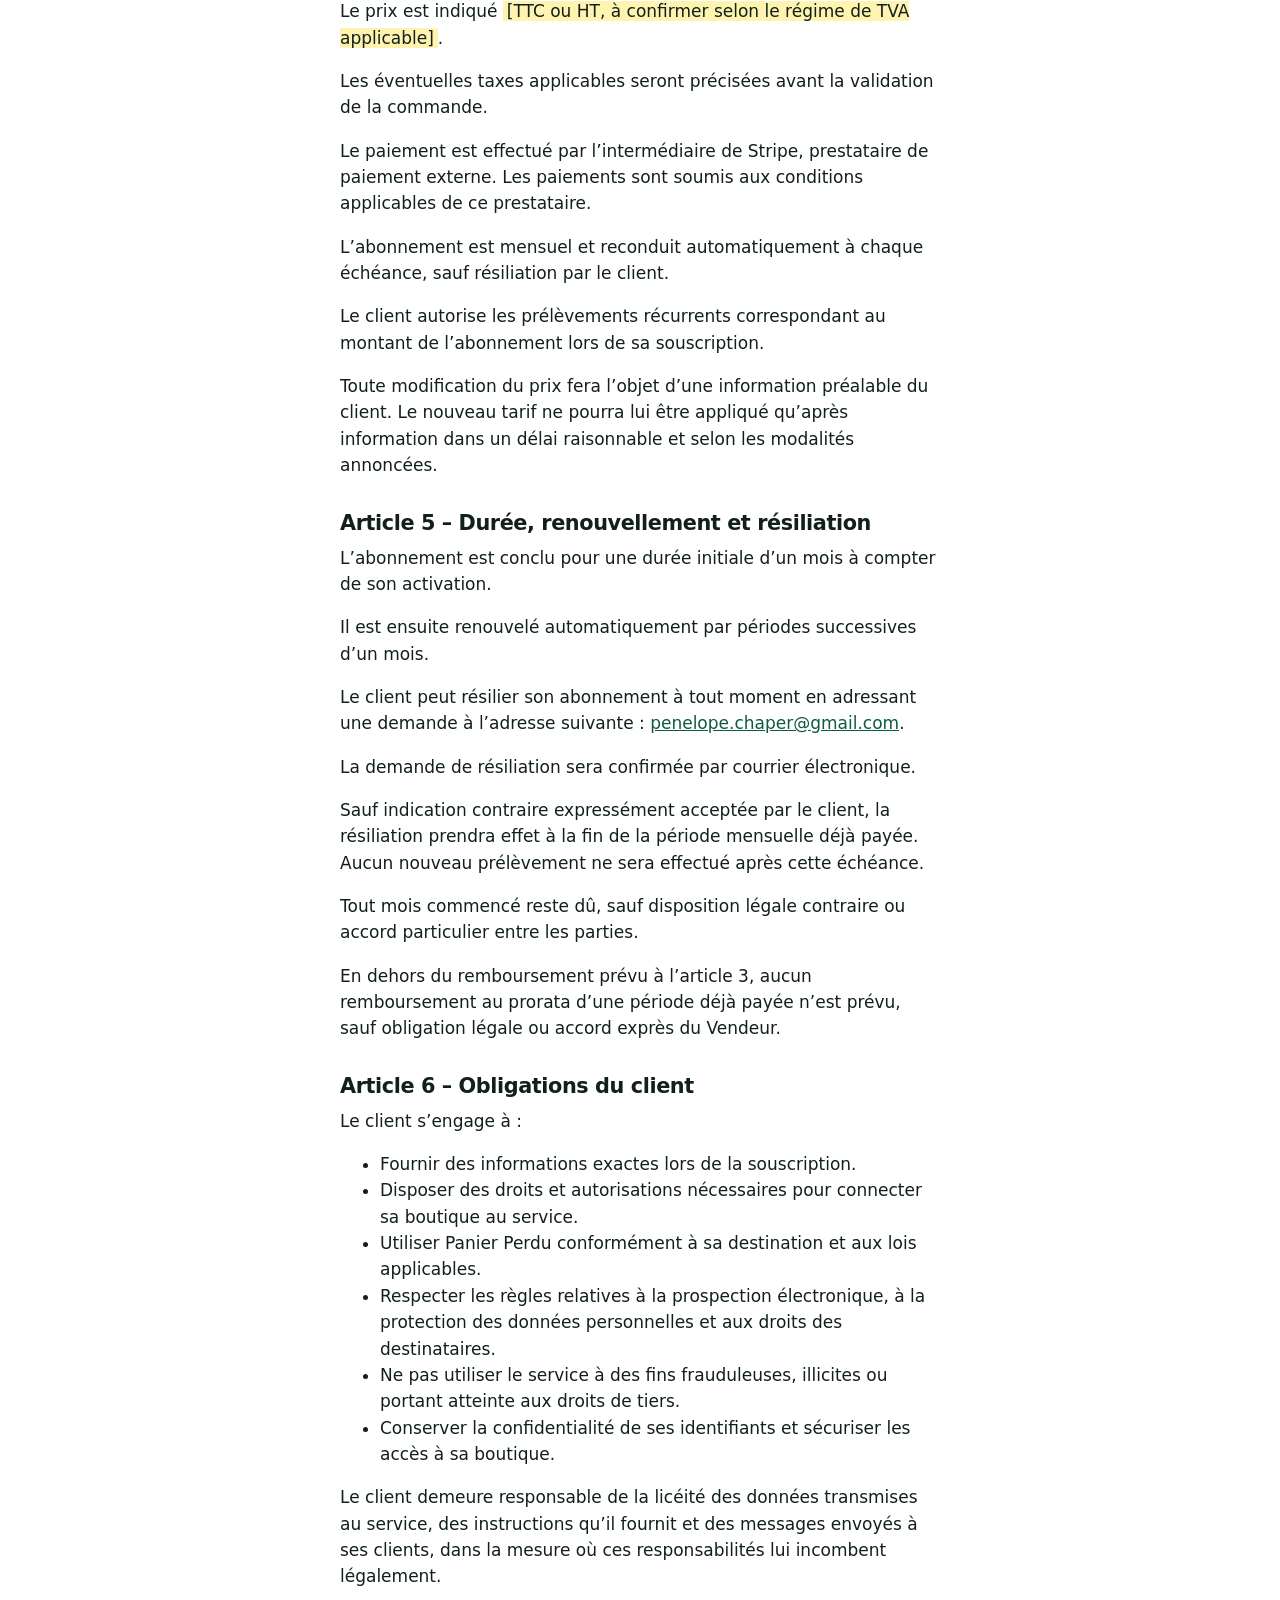
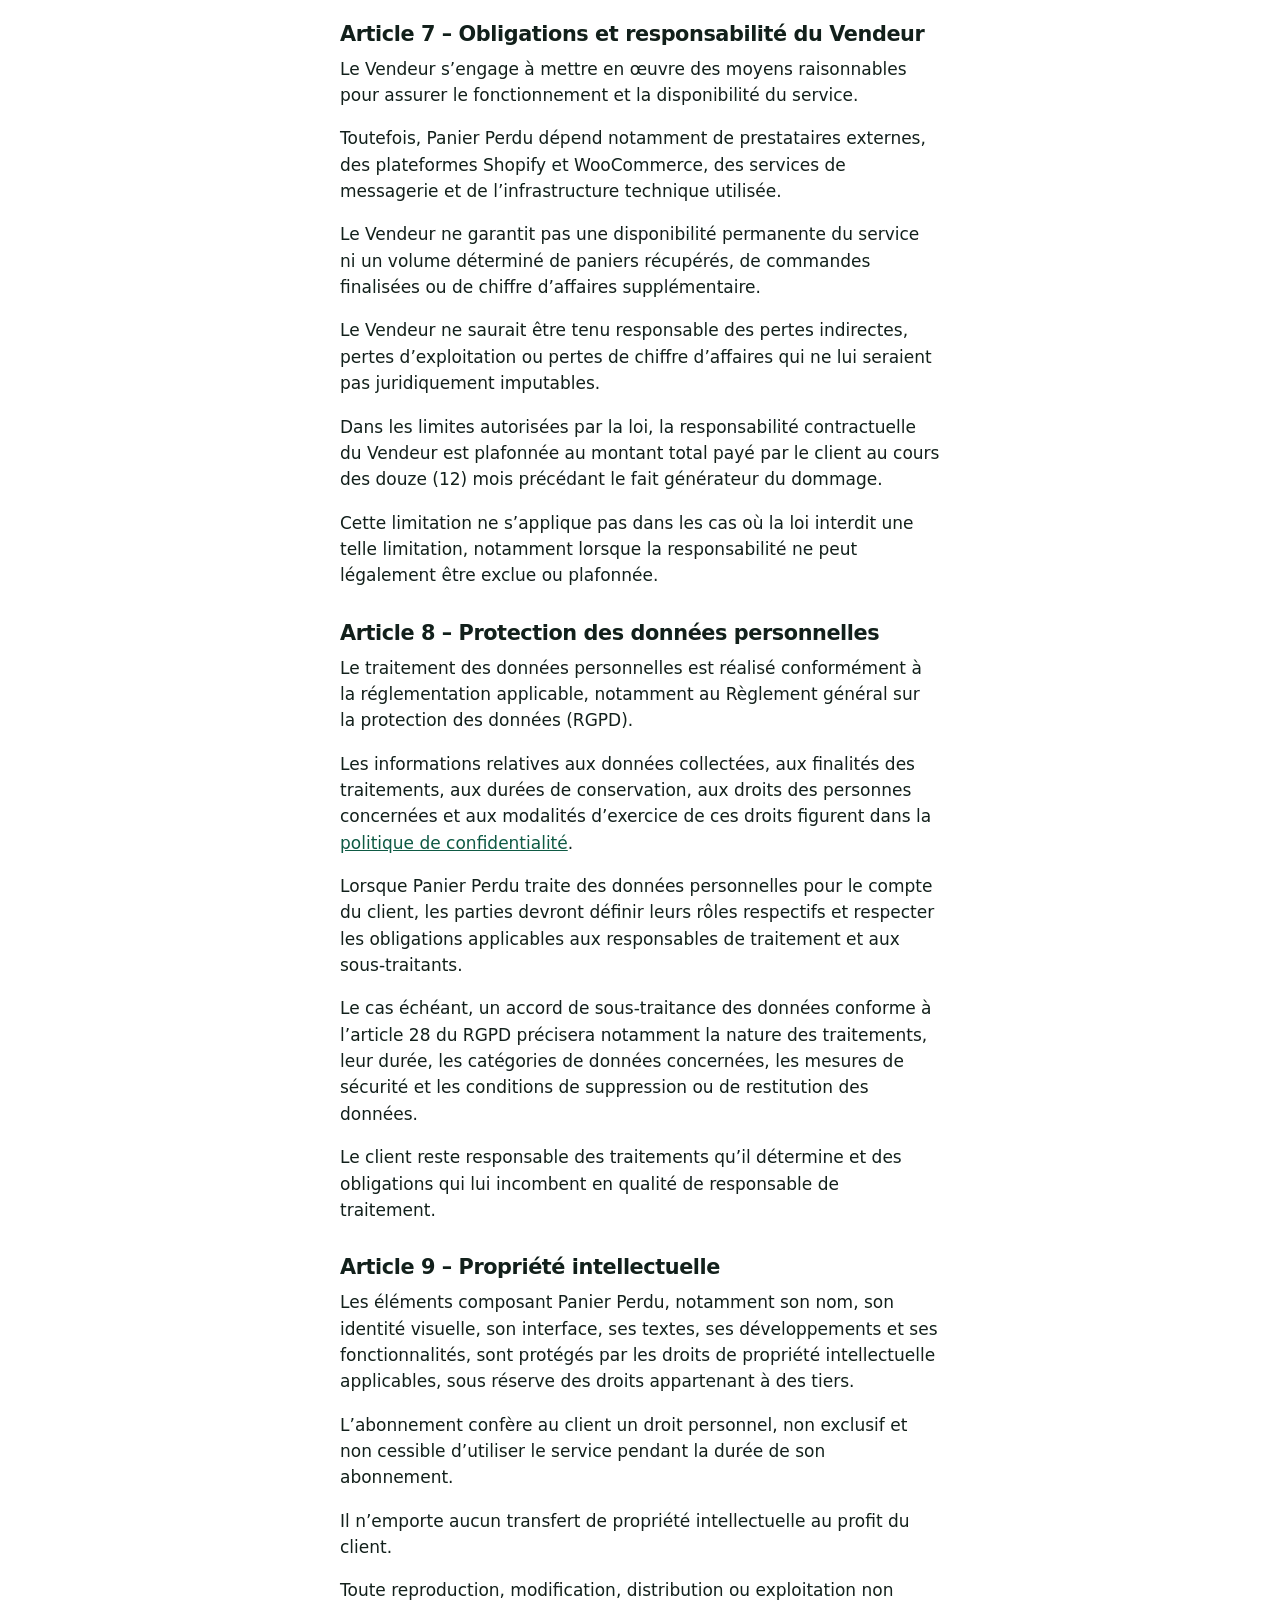
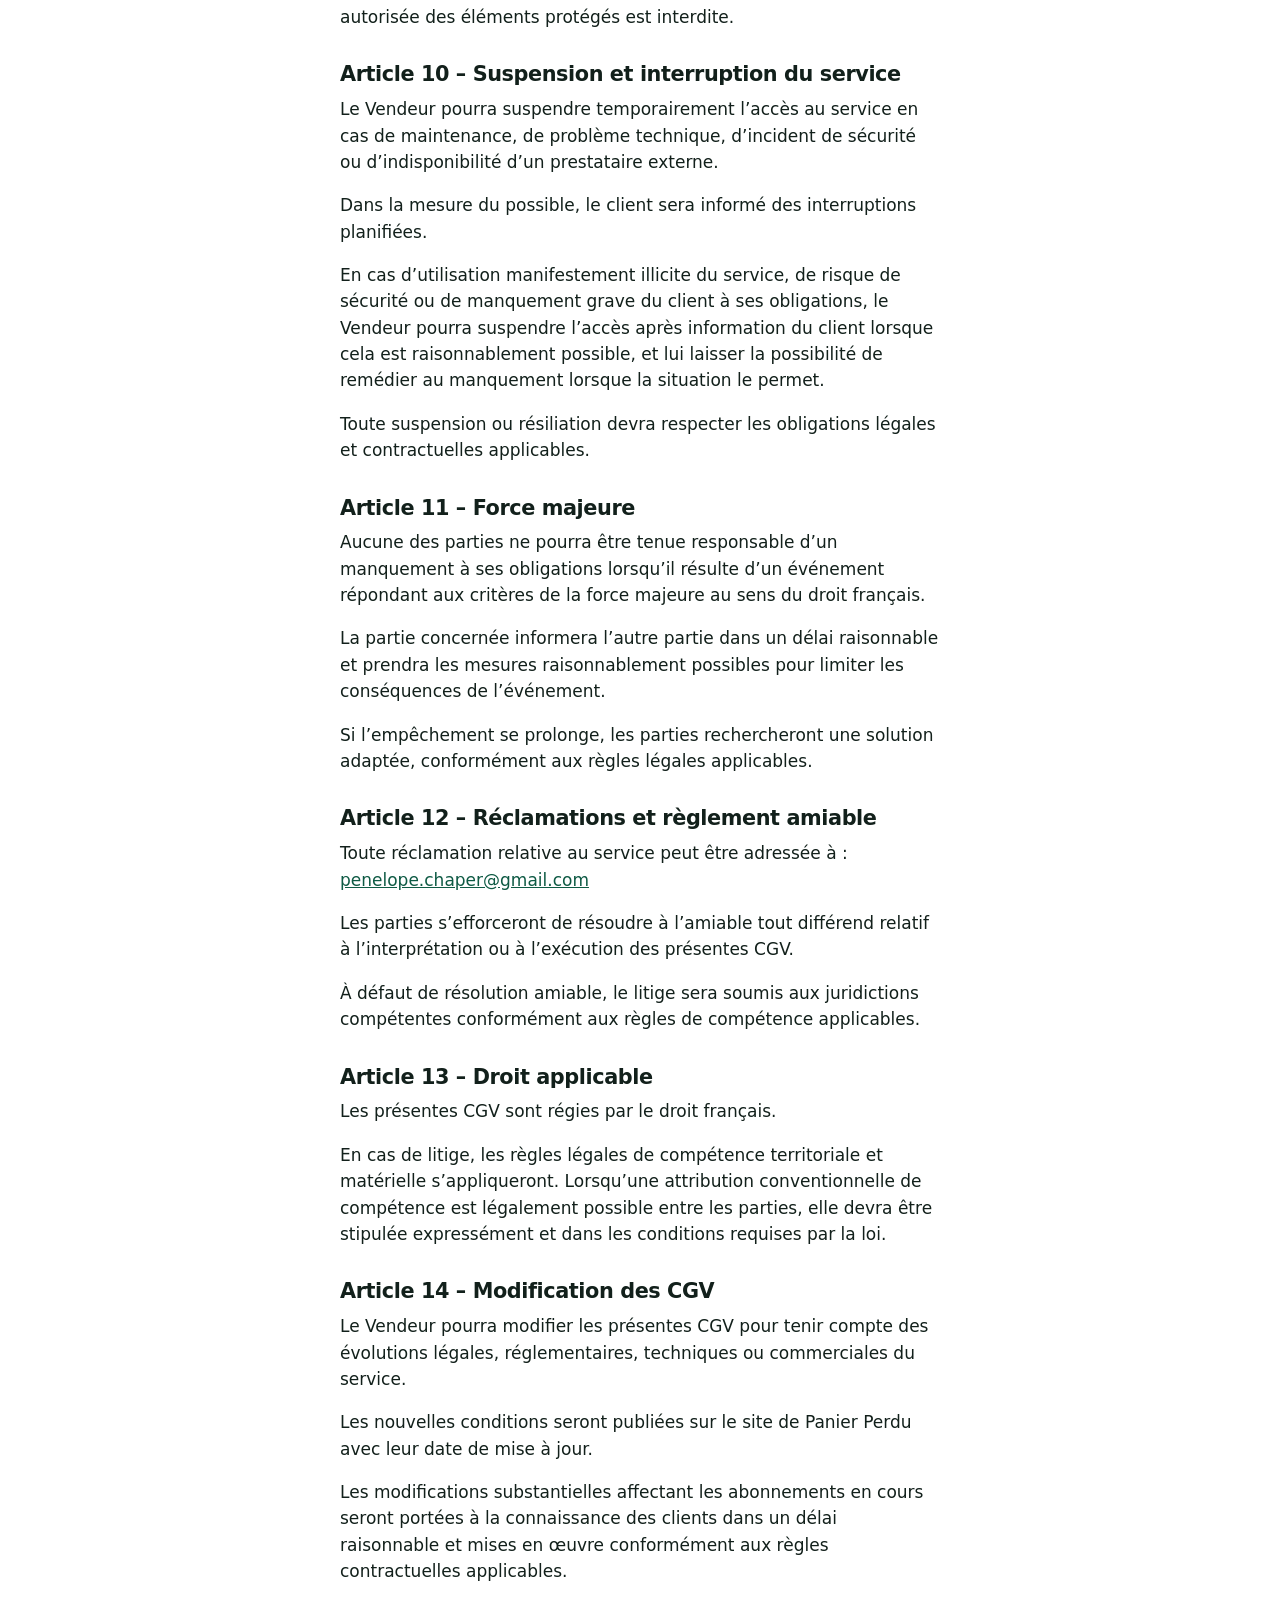
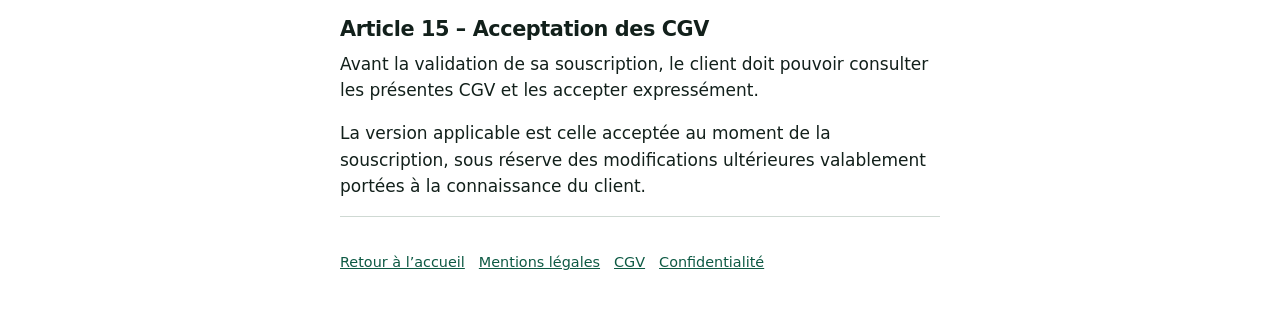
<file: cgv.html.html>
<!doctype html>
<html lang="fr"><head><meta charset="utf-8"><meta name="viewport" content="width=device-width,initial-scale=1">
<title>Conditions générales de vente – Panier Perdu</title><meta name="robots" content="noindex"><link rel="stylesheet" href="style.css"></head>
<body><div class="wrap legal"><p class="top"><a href="/" style="text-decoration:none;color:inherit"><span>Panier</span> Perdu</a></p>
<h1>Conditions générales de vente</h1>
<p class="small">Panier Perdu. Dernière mise à jour : 24 octobre 2026.</p>

<h2>Article 1 – Identification du vendeur</h2>
<p>Le service Panier Perdu est proposé par :</p>
<ul>
<li>Nom et prénom : Pénélope Chaper</li>
<li>Statut juridique : Entrepreneur individuel</li>
<li>SIRET : <span class="todo">[À compléter]</span></li>
<li>Adresse professionnelle : 92 avenue de Grande Bretagne, 31300 Toulouse, France</li>
<li>Adresse électronique : <a href="mailto:penelope.chaper@gmail.com">penelope.chaper@gmail.com</a></li>
</ul>
<p>Ci-après désignée « le Vendeur ».</p>

<h2>Article 2 – Objet et champ d’application</h2>
<p>Les présentes conditions générales de vente (CGV) définissent les conditions dans lesquelles le Vendeur propose l’accès à Panier Perdu, un service en ligne destiné aux professionnels exploitant une boutique de commerce électronique sous Shopify ou WooCommerce.</p>
<p>Le service a pour objectif d’automatiser les relances des paniers abandonnés afin d’aider les commerçants à inciter leurs visiteurs à finaliser leurs commandes.</p>
<p>Les présentes CGV s’appliquent aux clients professionnels qui souscrivent un abonnement à Panier Perdu.</p>
<p>Toute souscription implique la prise de connaissance et l’acceptation des présentes CGV.</p>

<h2>Article 3 – Description du service et accès anticipé</h2>
<p>Panier Perdu est actuellement en phase de lancement. Au moment de la souscription, le client réserve son accès au service.</p>
<p>L’ouverture du service est prévue dans un délai maximal de quatorze (14) jours calendaires à compter de la confirmation du paiement.</p>
<p>Le client sera informé par courrier électronique lorsque le service sera disponible et que son accès pourra être activé.</p>
<p>Si le service n’est pas accessible dans le délai annoncé, le client pourra demander le remboursement intégral des sommes versées au titre de la réservation.</p>
<p>Le remboursement sera effectué dans un délai maximal de cinq (5) jours ouvrés suivant la demande adressée par courrier électronique au Vendeur, selon les modalités de paiement initiales, sous réserve des délais de traitement du prestataire de paiement.</p>
<p>Aucun paiement récurrent ne devra être déclenché avant la date de démarrage de l’abonnement, sauf information préalable claire et acceptation expresse du client.</p>

<h2>Article 4 – Prix et modalités de paiement</h2>
<p>Le prix de l’abonnement est fixé à 29 € par mois pour une boutique en ligne, avec relances illimitées dans les limites du fonctionnement technique du service et des règles d’utilisation applicables.</p>
<p>Le prix est indiqué <span class="todo">[TTC ou HT, à confirmer selon le régime de TVA applicable]</span>.</p>
<p>Les éventuelles taxes applicables seront précisées avant la validation de la commande.</p>
<p>Le paiement est effectué par l’intermédiaire de Stripe, prestataire de paiement externe. Les paiements sont soumis aux conditions applicables de ce prestataire.</p>
<p>L’abonnement est mensuel et reconduit automatiquement à chaque échéance, sauf résiliation par le client.</p>
<p>Le client autorise les prélèvements récurrents correspondant au montant de l’abonnement lors de sa souscription.</p>
<p>Toute modification du prix fera l’objet d’une information préalable du client. Le nouveau tarif ne pourra lui être appliqué qu’après information dans un délai raisonnable et selon les modalités annoncées.</p>

<h2>Article 5 – Durée, renouvellement et résiliation</h2>
<p>L’abonnement est conclu pour une durée initiale d’un mois à compter de son activation.</p>
<p>Il est ensuite renouvelé automatiquement par périodes successives d’un mois.</p>
<p>Le client peut résilier son abonnement à tout moment en adressant une demande à l’adresse suivante : <a href="mailto:penelope.chaper@gmail.com">penelope.chaper@gmail.com</a>.</p>
<p>La demande de résiliation sera confirmée par courrier électronique.</p>
<p>Sauf indication contraire expressément acceptée par le client, la résiliation prendra effet à la fin de la période mensuelle déjà payée. Aucun nouveau prélèvement ne sera effectué après cette échéance.</p>
<p>Tout mois commencé reste dû, sauf disposition légale contraire ou accord particulier entre les parties.</p>
<p>En dehors du remboursement prévu à l’article 3, aucun remboursement au prorata d’une période déjà payée n’est prévu, sauf obligation légale ou accord exprès du Vendeur.</p>

<h2>Article 6 – Obligations du client</h2>
<p>Le client s’engage à :</p>
<ul>
<li>Fournir des informations exactes lors de la souscription.</li>
<li>Disposer des droits et autorisations nécessaires pour connecter sa boutique au service.</li>
<li>Utiliser Panier Perdu conformément à sa destination et aux lois applicables.</li>
<li>Respecter les règles relatives à la prospection électronique, à la protection des données personnelles et aux droits des destinataires.</li>
<li>Ne pas utiliser le service à des fins frauduleuses, illicites ou portant atteinte aux droits de tiers.</li>
<li>Conserver la confidentialité de ses identifiants et sécuriser les accès à sa boutique.</li>
</ul>
<p>Le client demeure responsable de la licéité des données transmises au service, des instructions qu’il fournit et des messages envoyés à ses clients, dans la mesure où ces responsabilités lui incombent légalement.</p>

<h2>Article 7 – Obligations et responsabilité du Vendeur</h2>
<p>Le Vendeur s’engage à mettre en œuvre des moyens raisonnables pour assurer le fonctionnement et la disponibilité du service.</p>
<p>Toutefois, Panier Perdu dépend notamment de prestataires externes, des plateformes Shopify et WooCommerce, des services de messagerie et de l’infrastructure technique utilisée.</p>
<p>Le Vendeur ne garantit pas une disponibilité permanente du service ni un volume déterminé de paniers récupérés, de commandes finalisées ou de chiffre d’affaires supplémentaire.</p>
<p>Le Vendeur ne saurait être tenu responsable des pertes indirectes, pertes d’exploitation ou pertes de chiffre d’affaires qui ne lui seraient pas juridiquement imputables.</p>
<p>Dans les limites autorisées par la loi, la responsabilité contractuelle du Vendeur est plafonnée au montant total payé par le client au cours des douze (12) mois précédant le fait générateur du dommage.</p>
<p>Cette limitation ne s’applique pas dans les cas où la loi interdit une telle limitation, notamment lorsque la responsabilité ne peut légalement être exclue ou plafonnée.</p>

<h2>Article 8 – Protection des données personnelles</h2>
<p>Le traitement des données personnelles est réalisé conformément à la réglementation applicable, notamment au Règlement général sur la protection des données (RGPD).</p>
<p>Les informations relatives aux données collectées, aux finalités des traitements, aux durées de conservation, aux droits des personnes concernées et aux modalités d’exercice de ces droits figurent dans la <a href="confidentialite.html">politique de confidentialité</a>.</p>
<p>Lorsque Panier Perdu traite des données personnelles pour le compte du client, les parties devront définir leurs rôles respectifs et respecter les obligations applicables aux responsables de traitement et aux sous-traitants.</p>
<p>Le cas échéant, un accord de sous-traitance des données conforme à l’article 28 du RGPD précisera notamment la nature des traitements, leur durée, les catégories de données concernées, les mesures de sécurité et les conditions de suppression ou de restitution des données.</p>
<p>Le client reste responsable des traitements qu’il détermine et des obligations qui lui incombent en qualité de responsable de traitement.</p>

<h2>Article 9 – Propriété intellectuelle</h2>
<p>Les éléments composant Panier Perdu, notamment son nom, son identité visuelle, son interface, ses textes, ses développements et ses fonctionnalités, sont protégés par les droits de propriété intellectuelle applicables, sous réserve des droits appartenant à des tiers.</p>
<p>L’abonnement confère au client un droit personnel, non exclusif et non cessible d’utiliser le service pendant la durée de son abonnement.</p>
<p>Il n’emporte aucun transfert de propriété intellectuelle au profit du client.</p>
<p>Toute reproduction, modification, distribution ou exploitation non autorisée des éléments protégés est interdite.</p>

<h2>Article 10 – Suspension et interruption du service</h2>
<p>Le Vendeur pourra suspendre temporairement l’accès au service en cas de maintenance, de problème technique, d’incident de sécurité ou d’indisponibilité d’un prestataire externe.</p>
<p>Dans la mesure du possible, le client sera informé des interruptions planifiées.</p>
<p>En cas d’utilisation manifestement illicite du service, de risque de sécurité ou de manquement grave du client à ses obligations, le Vendeur pourra suspendre l’accès après information du client lorsque cela est raisonnablement possible, et lui laisser la possibilité de remédier au manquement lorsque la situation le permet.</p>
<p>Toute suspension ou résiliation devra respecter les obligations légales et contractuelles applicables.</p>

<h2>Article 11 – Force majeure</h2>
<p>Aucune des parties ne pourra être tenue responsable d’un manquement à ses obligations lorsqu’il résulte d’un événement répondant aux critères de la force majeure au sens du droit français.</p>
<p>La partie concernée informera l’autre partie dans un délai raisonnable et prendra les mesures raisonnablement possibles pour limiter les conséquences de l’événement.</p>
<p>Si l’empêchement se prolonge, les parties rechercheront une solution adaptée, conformément aux règles légales applicables.</p>

<h2>Article 12 – Réclamations et règlement amiable</h2>
<p>Toute réclamation relative au service peut être adressée à : <a href="mailto:penelope.chaper@gmail.com">penelope.chaper@gmail.com</a></p>
<p>Les parties s’efforceront de résoudre à l’amiable tout différend relatif à l’interprétation ou à l’exécution des présentes CGV.</p>
<p>À défaut de résolution amiable, le litige sera soumis aux juridictions compétentes conformément aux règles de compétence applicables.</p>

<h2>Article 13 – Droit applicable</h2>
<p>Les présentes CGV sont régies par le droit français.</p>
<p>En cas de litige, les règles légales de compétence territoriale et matérielle s’appliqueront. Lorsqu’une attribution conventionnelle de compétence est légalement possible entre les parties, elle devra être stipulée expressément et dans les conditions requises par la loi.</p>

<h2>Article 14 – Modification des CGV</h2>
<p>Le Vendeur pourra modifier les présentes CGV pour tenir compte des évolutions légales, réglementaires, techniques ou commerciales du service.</p>
<p>Les nouvelles conditions seront publiées sur le site de Panier Perdu avec leur date de mise à jour.</p>
<p>Les modifications substantielles affectant les abonnements en cours seront portées à la connaissance des clients dans un délai raisonnable et mises en œuvre conformément aux règles contractuelles applicables.</p>

<h2>Article 15 – Acceptation des CGV</h2>
<p>Avant la validation de sa souscription, le client doit pouvoir consulter les présentes CGV et les accepter expressément.</p>
<p>La version applicable est celle acceptée au moment de la souscription, sous réserve des modifications ultérieures valablement portées à la connaissance du client.</p>

<footer><a href="/">Retour à l’accueil</a><a href="mentions-legales.html">Mentions légales</a><a href="cgv.html">CGV</a><a href="confidentialite.html">Confidentialité</a></footer></div></body></html>
</file>
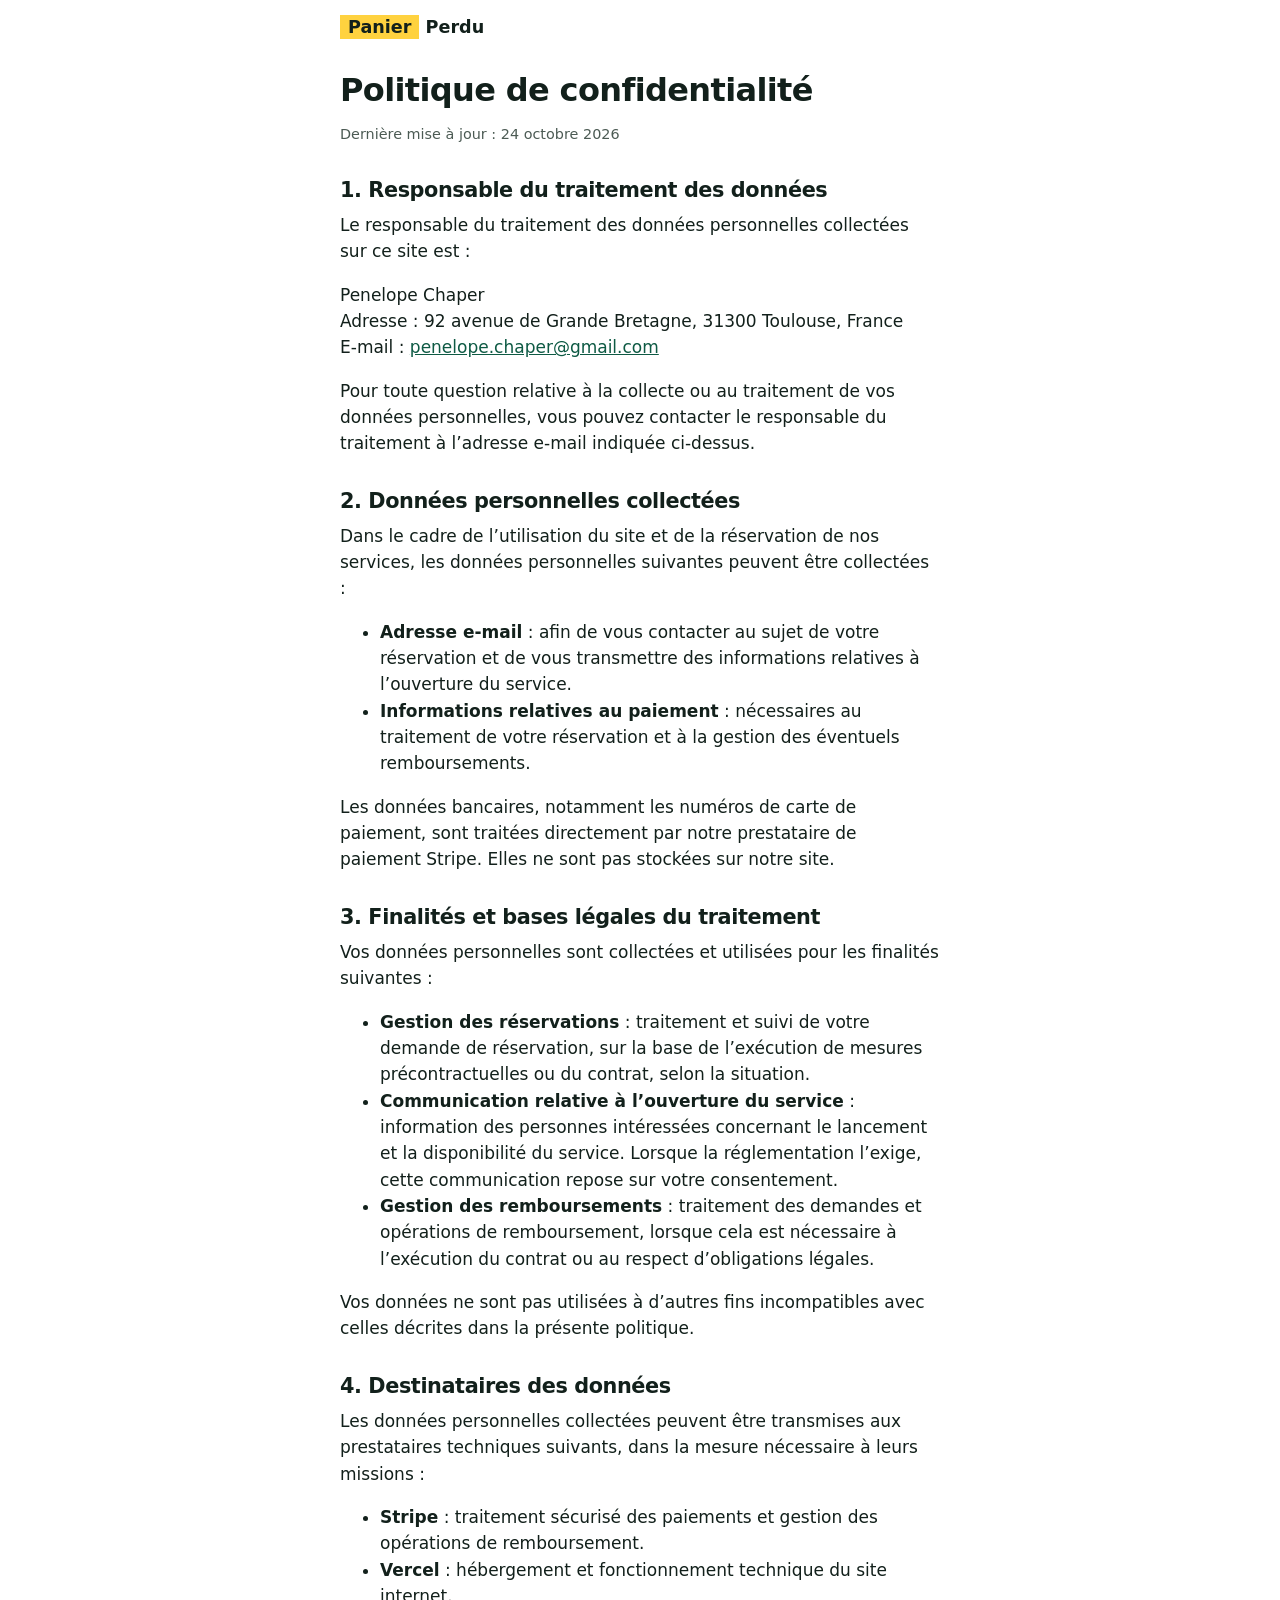
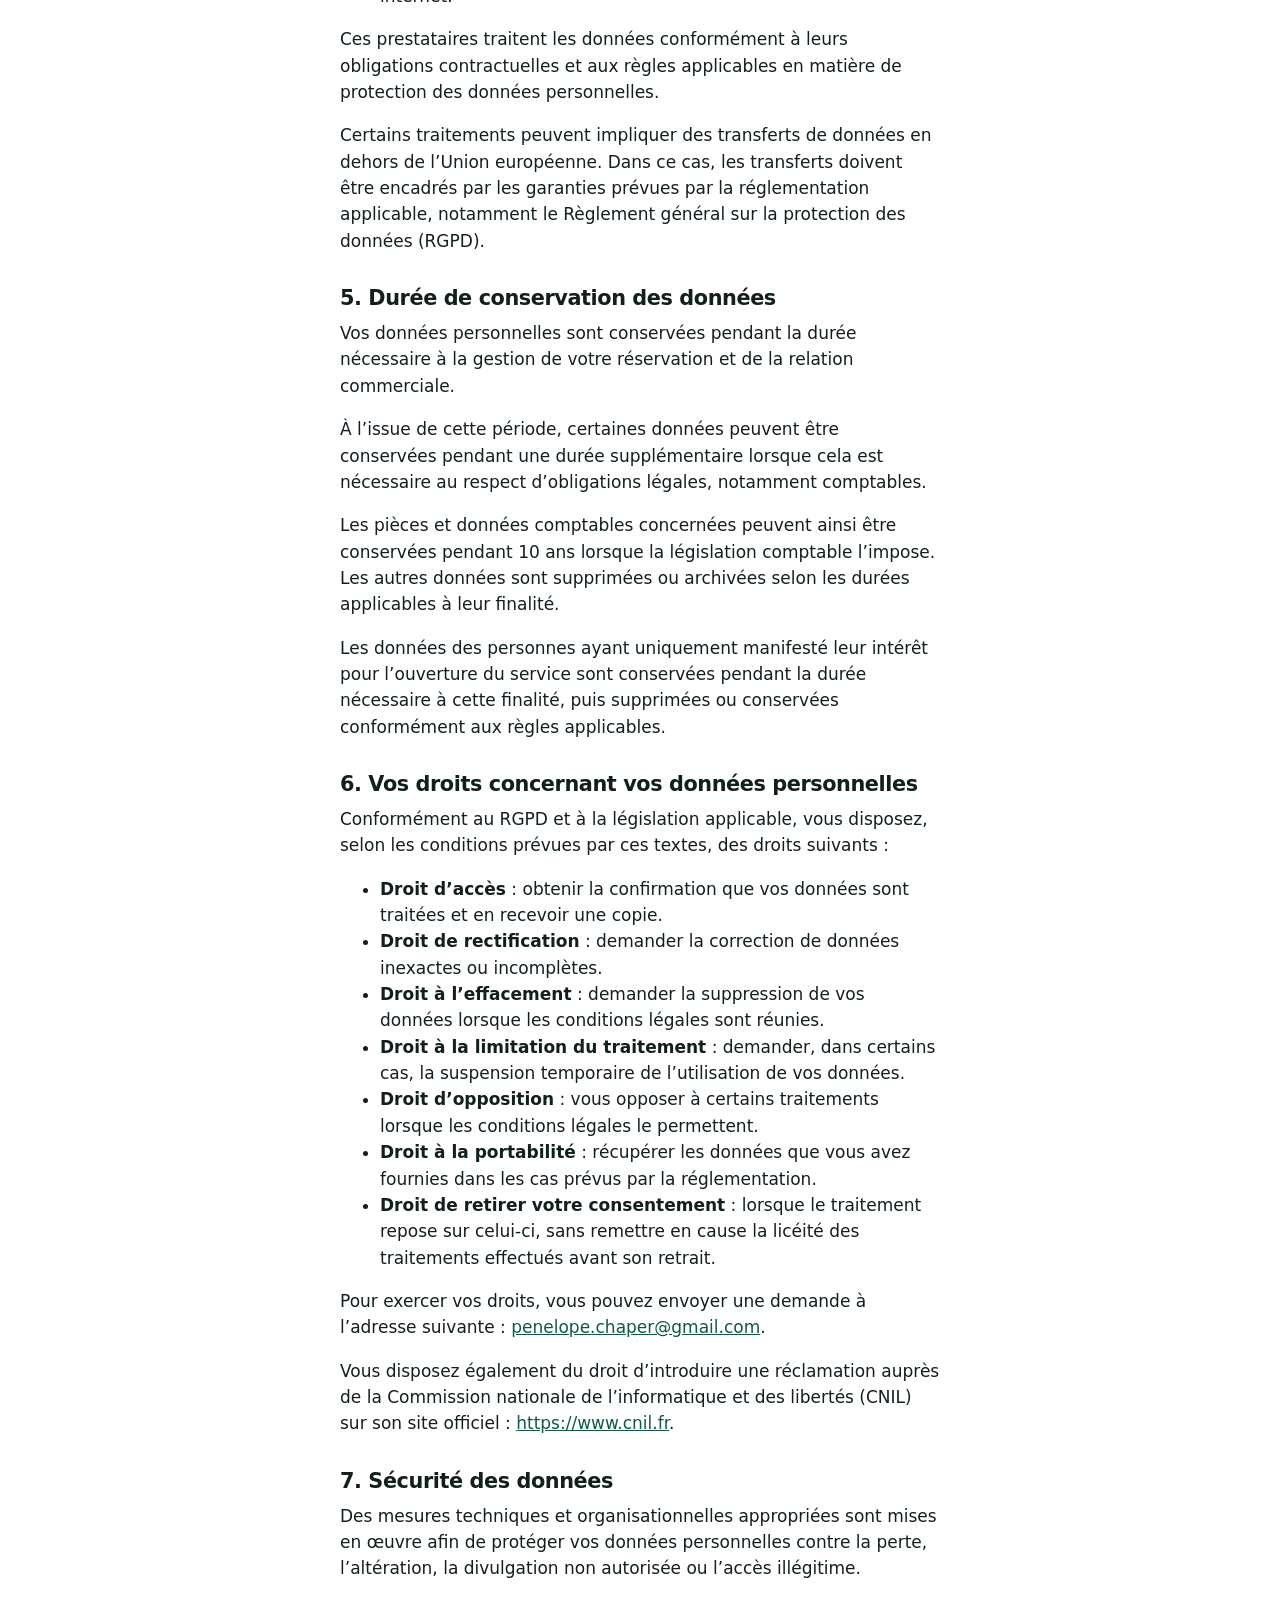
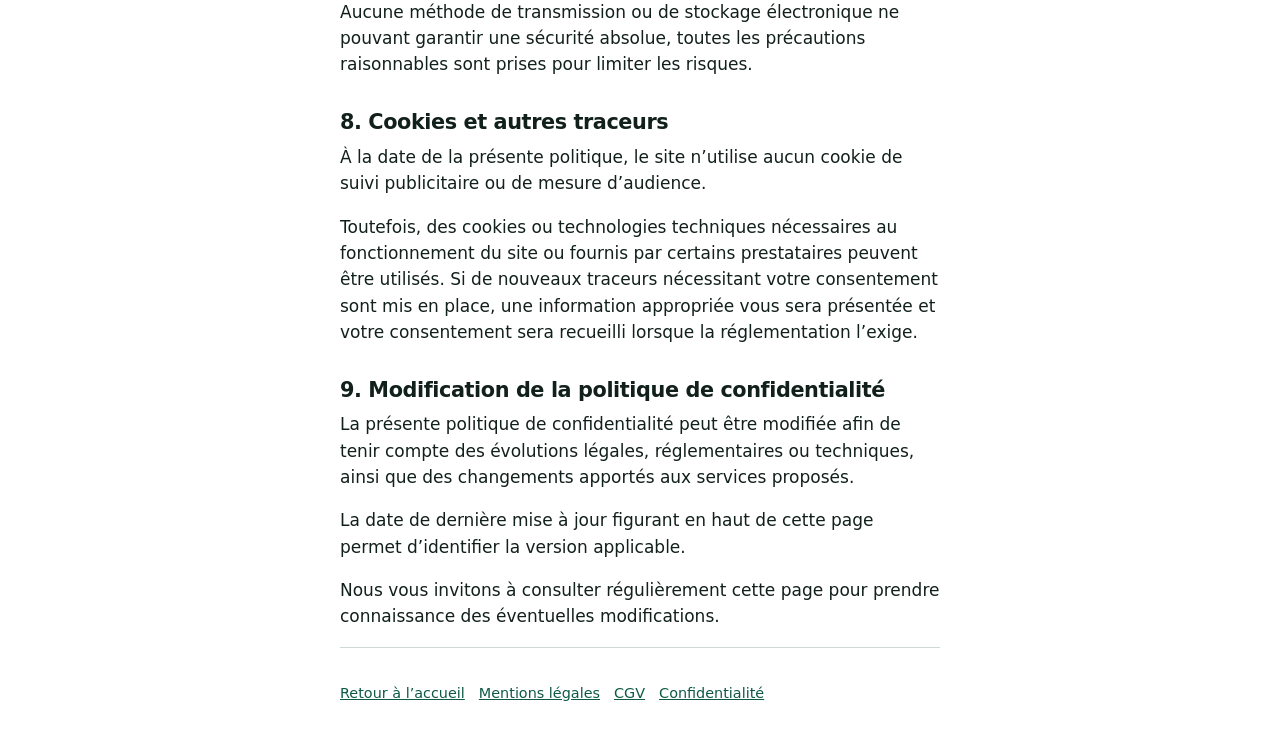
<file: confidentialite.html>
<!doctype html>
<html lang="fr"><head><meta charset="utf-8"><meta name="viewport" content="width=device-width,initial-scale=1">
<title>Politique de confidentialité – Panier Perdu</title><meta name="robots" content="noindex"><link rel="stylesheet" href="style.css"></head>
<body><div class="wrap legal"><p class="top"><a href="/" style="text-decoration:none;color:inherit"><span>Panier</span> Perdu</a></p>
<h1>Politique de confidentialité</h1>
<p class="small">Dernière mise à jour : 24 octobre 2026</p>

<h2>1. Responsable du traitement des données</h2>
<p>Le responsable du traitement des données personnelles collectées sur ce site est :</p>
<p>Penelope Chaper<br>Adresse : 92 avenue de Grande Bretagne, 31300 Toulouse, France<br>E-mail : <a href="mailto:penelope.chaper@gmail.com">penelope.chaper@gmail.com</a></p>
<p>Pour toute question relative à la collecte ou au traitement de vos données personnelles, vous pouvez contacter le responsable du traitement à l’adresse e-mail indiquée ci-dessus.</p>

<h2>2. Données personnelles collectées</h2>
<p>Dans le cadre de l’utilisation du site et de la réservation de nos services, les données personnelles suivantes peuvent être collectées :</p>
<ul>
<li><strong>Adresse e-mail</strong> : afin de vous contacter au sujet de votre réservation et de vous transmettre des informations relatives à l’ouverture du service.</li>
<li><strong>Informations relatives au paiement</strong> : nécessaires au traitement de votre réservation et à la gestion des éventuels remboursements.</li>
</ul>
<p>Les données bancaires, notamment les numéros de carte de paiement, sont traitées directement par notre prestataire de paiement Stripe. Elles ne sont pas stockées sur notre site.</p>

<h2>3. Finalités et bases légales du traitement</h2>
<p>Vos données personnelles sont collectées et utilisées pour les finalités suivantes :</p>
<ul>
<li><strong>Gestion des réservations</strong> : traitement et suivi de votre demande de réservation, sur la base de l’exécution de mesures précontractuelles ou du contrat, selon la situation.</li>
<li><strong>Communication relative à l’ouverture du service</strong> : information des personnes intéressées concernant le lancement et la disponibilité du service. Lorsque la réglementation l’exige, cette communication repose sur votre consentement.</li>
<li><strong>Gestion des remboursements</strong> : traitement des demandes et opérations de remboursement, lorsque cela est nécessaire à l’exécution du contrat ou au respect d’obligations légales.</li>
</ul>
<p>Vos données ne sont pas utilisées à d’autres fins incompatibles avec celles décrites dans la présente politique.</p>

<h2>4. Destinataires des données</h2>
<p>Les données personnelles collectées peuvent être transmises aux prestataires techniques suivants, dans la mesure nécessaire à leurs missions :</p>
<ul>
<li><strong>Stripe</strong> : traitement sécurisé des paiements et gestion des opérations de remboursement.</li>
<li><strong>Vercel</strong> : hébergement et fonctionnement technique du site internet.</li>
</ul>
<p>Ces prestataires traitent les données conformément à leurs obligations contractuelles et aux règles applicables en matière de protection des données personnelles.</p>
<p>Certains traitements peuvent impliquer des transferts de données en dehors de l’Union européenne. Dans ce cas, les transferts doivent être encadrés par les garanties prévues par la réglementation applicable, notamment le Règlement général sur la protection des données (RGPD).</p>

<h2>5. Durée de conservation des données</h2>
<p>Vos données personnelles sont conservées pendant la durée nécessaire à la gestion de votre réservation et de la relation commerciale.</p>
<p>À l’issue de cette période, certaines données peuvent être conservées pendant une durée supplémentaire lorsque cela est nécessaire au respect d’obligations légales, notamment comptables.</p>
<p>Les pièces et données comptables concernées peuvent ainsi être conservées pendant 10 ans lorsque la législation comptable l’impose. Les autres données sont supprimées ou archivées selon les durées applicables à leur finalité.</p>
<p>Les données des personnes ayant uniquement manifesté leur intérêt pour l’ouverture du service sont conservées pendant la durée nécessaire à cette finalité, puis supprimées ou conservées conformément aux règles applicables.</p>

<h2>6. Vos droits concernant vos données personnelles</h2>
<p>Conformément au RGPD et à la législation applicable, vous disposez, selon les conditions prévues par ces textes, des droits suivants :</p>
<ul>
<li><strong>Droit d’accès</strong> : obtenir la confirmation que vos données sont traitées et en recevoir une copie.</li>
<li><strong>Droit de rectification</strong> : demander la correction de données inexactes ou incomplètes.</li>
<li><strong>Droit à l’effacement</strong> : demander la suppression de vos données lorsque les conditions légales sont réunies.</li>
<li><strong>Droit à la limitation du traitement</strong> : demander, dans certains cas, la suspension temporaire de l’utilisation de vos données.</li>
<li><strong>Droit d’opposition</strong> : vous opposer à certains traitements lorsque les conditions légales le permettent.</li>
<li><strong>Droit à la portabilité</strong> : récupérer les données que vous avez fournies dans les cas prévus par la réglementation.</li>
<li><strong>Droit de retirer votre consentement</strong> : lorsque le traitement repose sur celui-ci, sans remettre en cause la licéité des traitements effectués avant son retrait.</li>
</ul>
<p>Pour exercer vos droits, vous pouvez envoyer une demande à l’adresse suivante : <a href="mailto:penelope.chaper@gmail.com">penelope.chaper@gmail.com</a>.</p>
<p>Vous disposez également du droit d’introduire une réclamation auprès de la Commission nationale de l’informatique et des libertés (CNIL) sur son site officiel : <a href="https://www.cnil.fr">https://www.cnil.fr</a>.</p>

<h2>7. Sécurité des données</h2>
<p>Des mesures techniques et organisationnelles appropriées sont mises en œuvre afin de protéger vos données personnelles contre la perte, l’altération, la divulgation non autorisée ou l’accès illégitime.</p>
<p>Aucune méthode de transmission ou de stockage électronique ne pouvant garantir une sécurité absolue, toutes les précautions raisonnables sont prises pour limiter les risques.</p>

<h2>8. Cookies et autres traceurs</h2>
<p>À la date de la présente politique, le site n’utilise aucun cookie de suivi publicitaire ou de mesure d’audience.</p>
<p>Toutefois, des cookies ou technologies techniques nécessaires au fonctionnement du site ou fournis par certains prestataires peuvent être utilisés. Si de nouveaux traceurs nécessitant votre consentement sont mis en place, une information appropriée vous sera présentée et votre consentement sera recueilli lorsque la réglementation l’exige.</p>

<h2>9. Modification de la politique de confidentialité</h2>
<p>La présente politique de confidentialité peut être modifiée afin de tenir compte des évolutions légales, réglementaires ou techniques, ainsi que des changements apportés aux services proposés.</p>
<p>La date de dernière mise à jour figurant en haut de cette page permet d’identifier la version applicable.</p>
<p>Nous vous invitons à consulter régulièrement cette page pour prendre connaissance des éventuelles modifications.</p>

<footer><a href="/">Retour à l’accueil</a><a href="mentions-legales.html">Mentions légales</a><a href="cgv.html">CGV</a><a href="confidentialite.html">Confidentialité</a></footer></div></body></html>
</file>
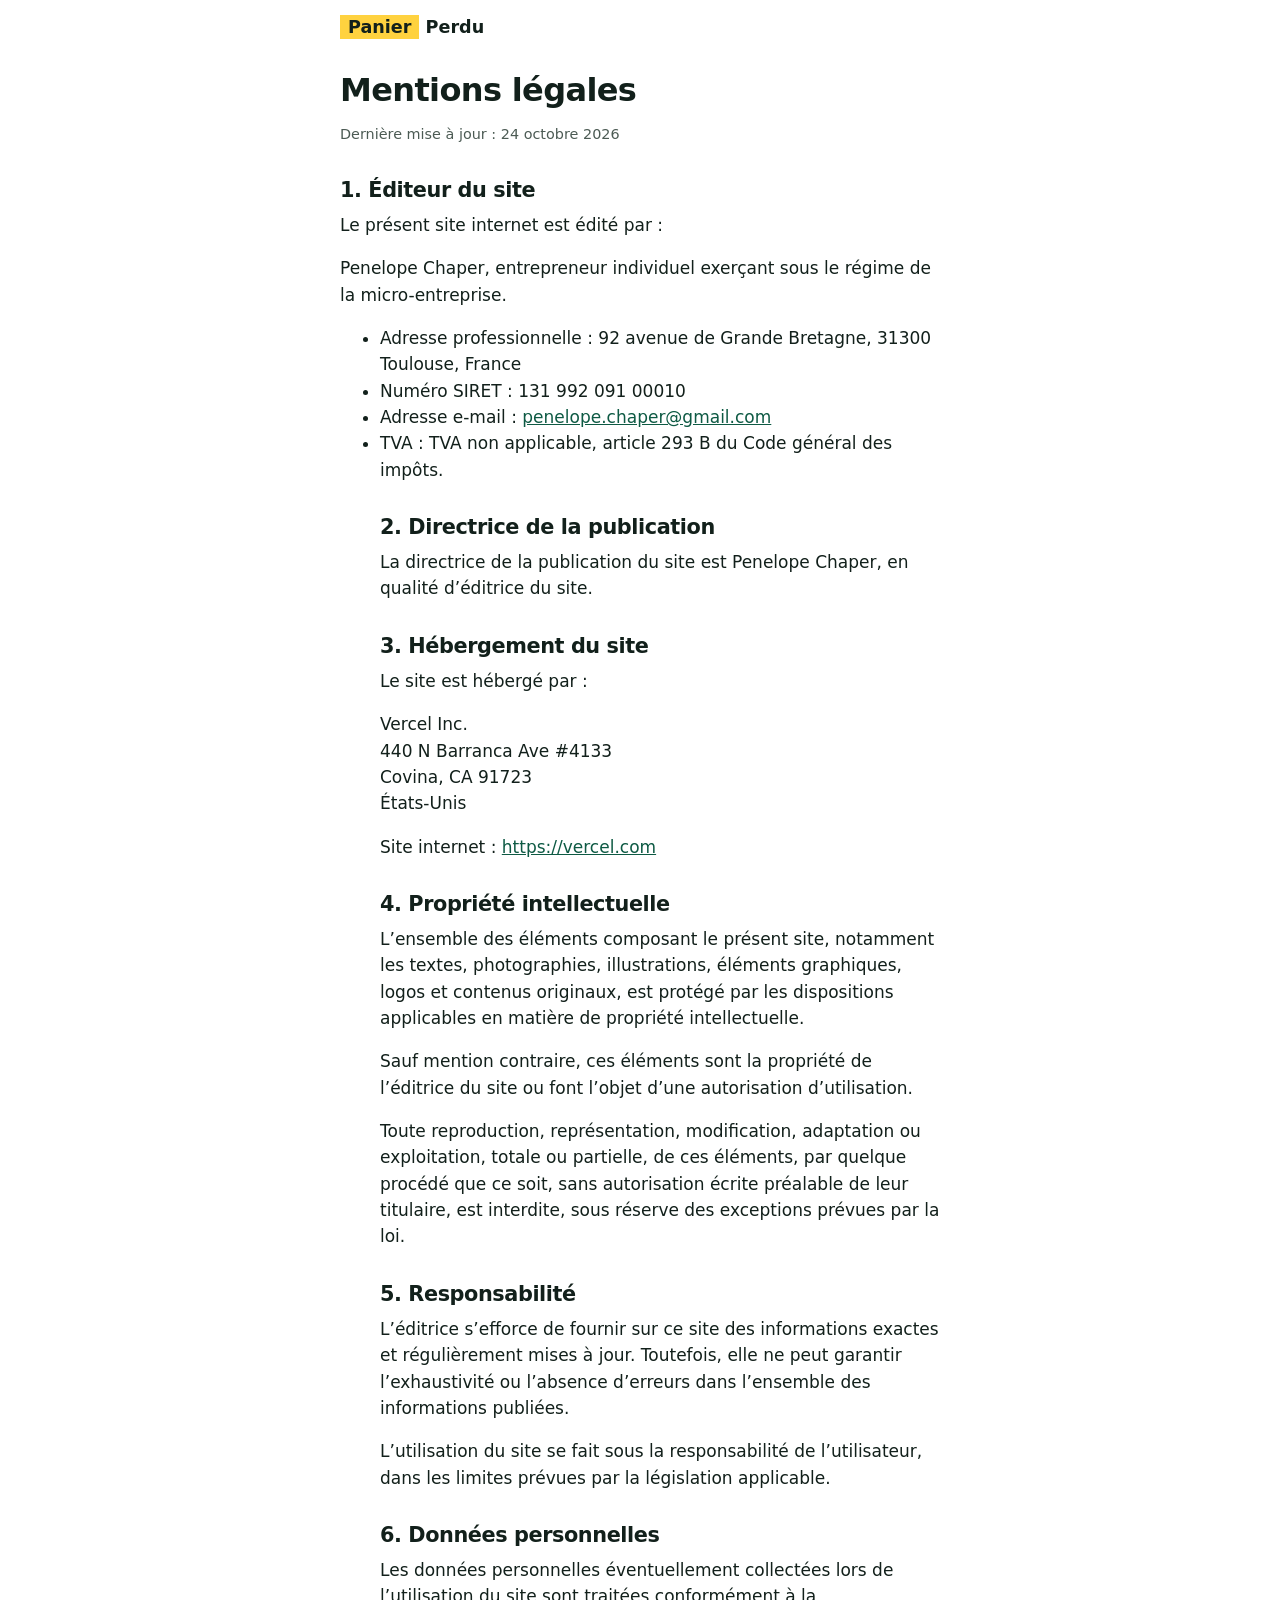
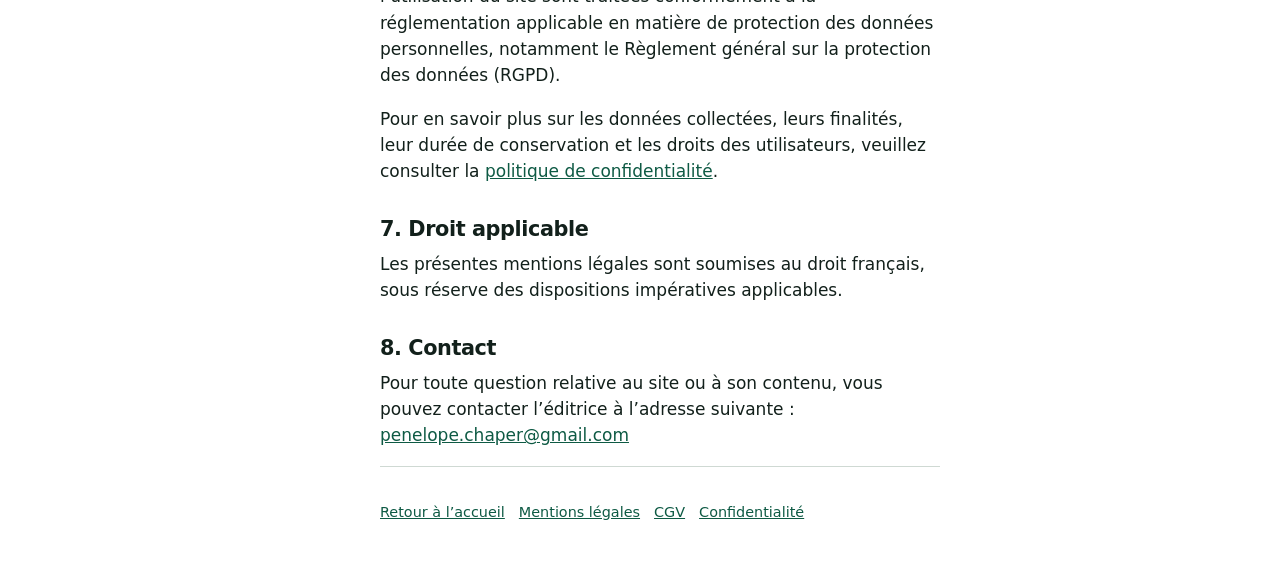
<file: mentions-legales.html>
<!doctype html>
<html lang="fr"><head><meta charset="utf-8"><meta name="viewport" content="width=device-width,initial-scale=1">
<title>Mentions légales – Panier Perdu</title><meta name="robots" content="noindex"><link rel="stylesheet" href="style.css"></head>
<body><div class="wrap legal"><p class="top"><a href="/" style="text-decoration:none;color:inherit"><span>Panier</span> Perdu</a></p>
<h1>Mentions légales</h1>
<p class="small">Dernière mise à jour : 24 octobre 2026</p>

<h2>1. Éditeur du site</h2>
<p>Le présent site internet est édité par :</p>
<p>Penelope Chaper, entrepreneur individuel exerçant sous le régime de la micro-entreprise.</p>
<ul>
<li>Adresse professionnelle : 92 avenue de Grande Bretagne, 31300 Toulouse, France</li>
<li>Numéro SIRET : 131 992 091 00010</li>
<li>Adresse e-mail : <a href="mailto:penelope.chaper@gmail.com">penelope.chaper@gmail.com</a></li>
<li>TVA : TVA non applicable, article 293 B du Code général des impôts.</li>

<h2>2. Directrice de la publication</h2>
<p>La directrice de la publication du site est Penelope Chaper, en qualité d’éditrice du site.</p>

<h2>3. Hébergement du site</h2>
<p>Le site est hébergé par :</p>
<p>Vercel Inc.<br>440 N Barranca Ave #4133<br>Covina, CA 91723<br>États-Unis</p>
<p>Site internet : <a href="https://vercel.com">https://vercel.com</a></p>

<h2>4. Propriété intellectuelle</h2>
<p>L’ensemble des éléments composant le présent site, notamment les textes, photographies, illustrations, éléments graphiques, logos et contenus originaux, est protégé par les dispositions applicables en matière de propriété intellectuelle.</p>
<p>Sauf mention contraire, ces éléments sont la propriété de l’éditrice du site ou font l’objet d’une autorisation d’utilisation.</p>
<p>Toute reproduction, représentation, modification, adaptation ou exploitation, totale ou partielle, de ces éléments, par quelque procédé que ce soit, sans autorisation écrite préalable de leur titulaire, est interdite, sous réserve des exceptions prévues par la loi.</p>

<h2>5. Responsabilité</h2>
<p>L’éditrice s’efforce de fournir sur ce site des informations exactes et régulièrement mises à jour. Toutefois, elle ne peut garantir l’exhaustivité ou l’absence d’erreurs dans l’ensemble des informations publiées.</p>
<p>L’utilisation du site se fait sous la responsabilité de l’utilisateur, dans les limites prévues par la législation applicable.</p>

<h2>6. Données personnelles</h2>
<p>Les données personnelles éventuellement collectées lors de l’utilisation du site sont traitées conformément à la réglementation applicable en matière de protection des données personnelles, notamment le Règlement général sur la protection des données (RGPD).</p>
<p>Pour en savoir plus sur les données collectées, leurs finalités, leur durée de conservation et les droits des utilisateurs, veuillez consulter la <a href="confidentialite.html">politique de confidentialité</a>.</p>

<h2>7. Droit applicable</h2>
<p>Les présentes mentions légales sont soumises au droit français, sous réserve des dispositions impératives applicables.</p>

<h2>8. Contact</h2>
<p>Pour toute question relative au site ou à son contenu, vous pouvez contacter l’éditrice à l’adresse suivante : <a href="mailto:penelope.chaper@gmail.com">penelope.chaper@gmail.com</a></p>

<footer><a href="/">Retour à l’accueil</a><a href="mentions-legales.html">Mentions légales</a><a href="cgv.html">CGV</a><a href="confidentialite.html">Confidentialité</a></footer></div></body></html>
</file>
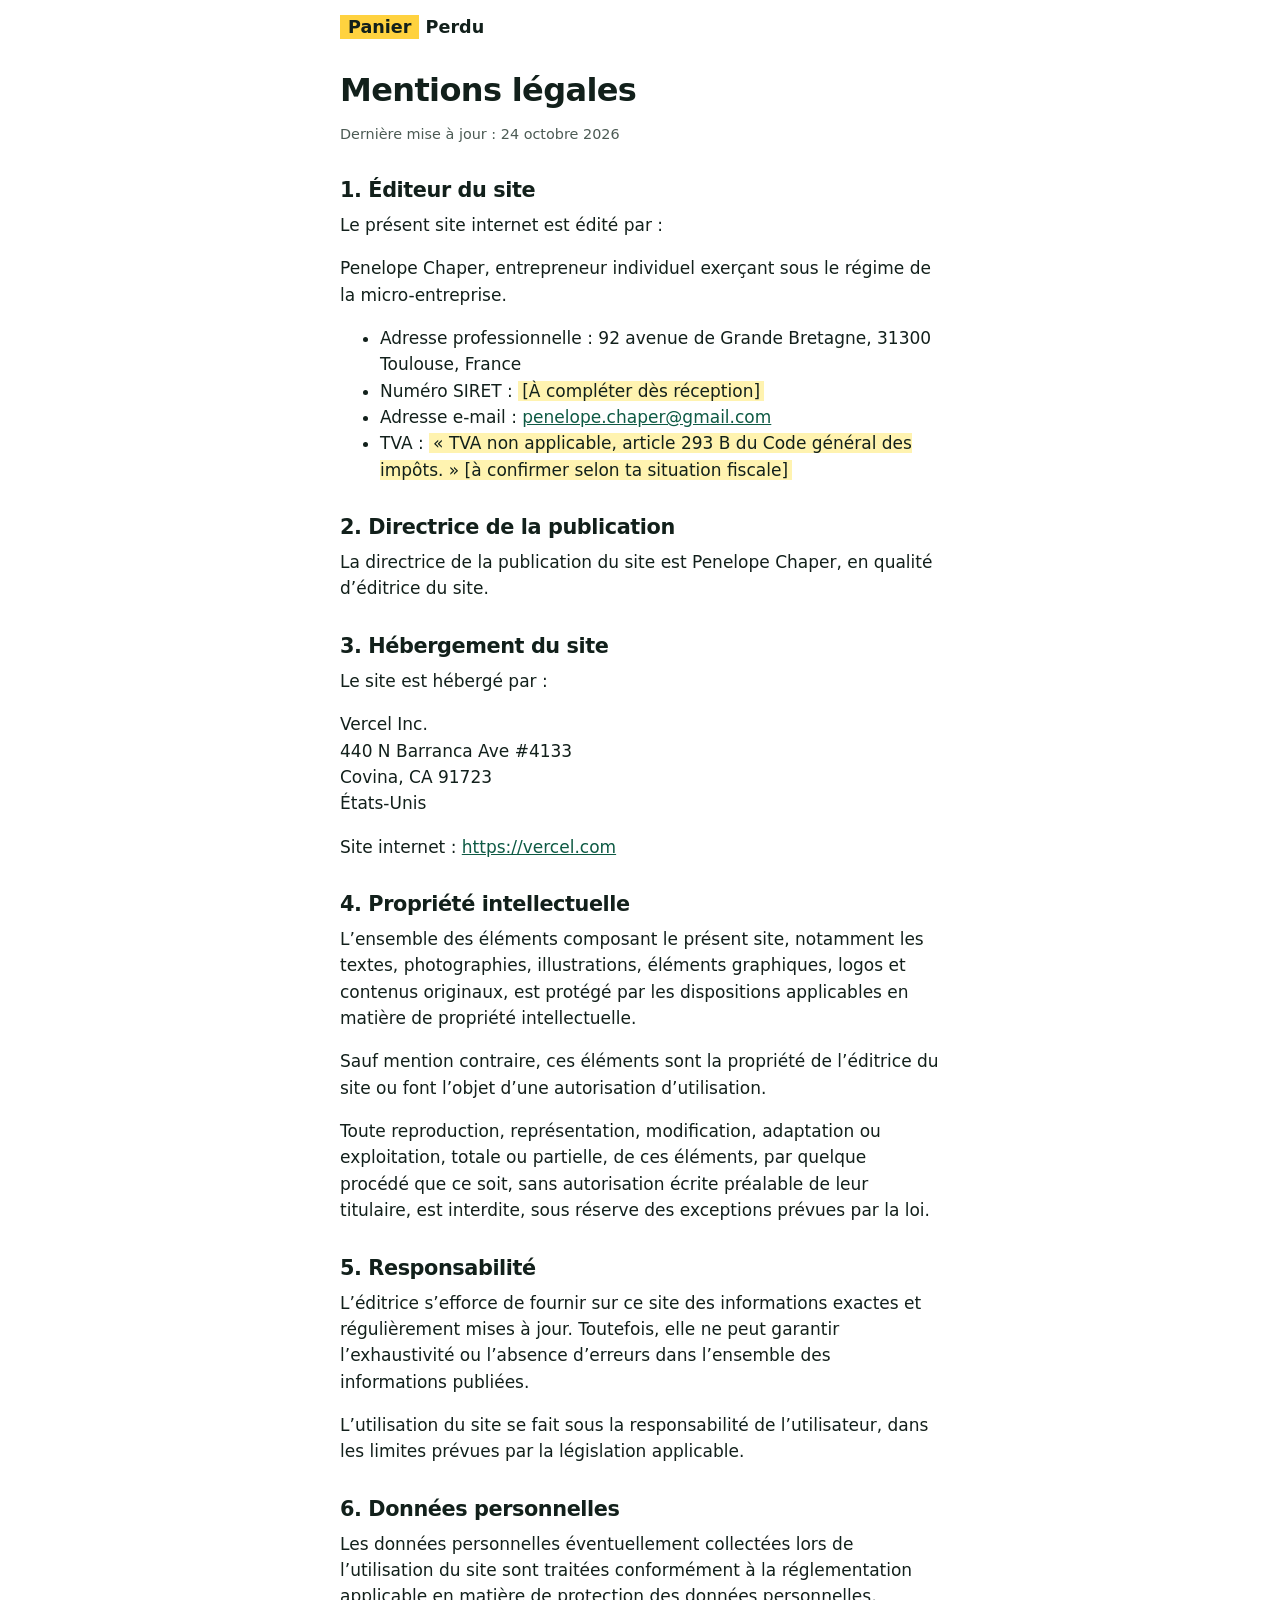
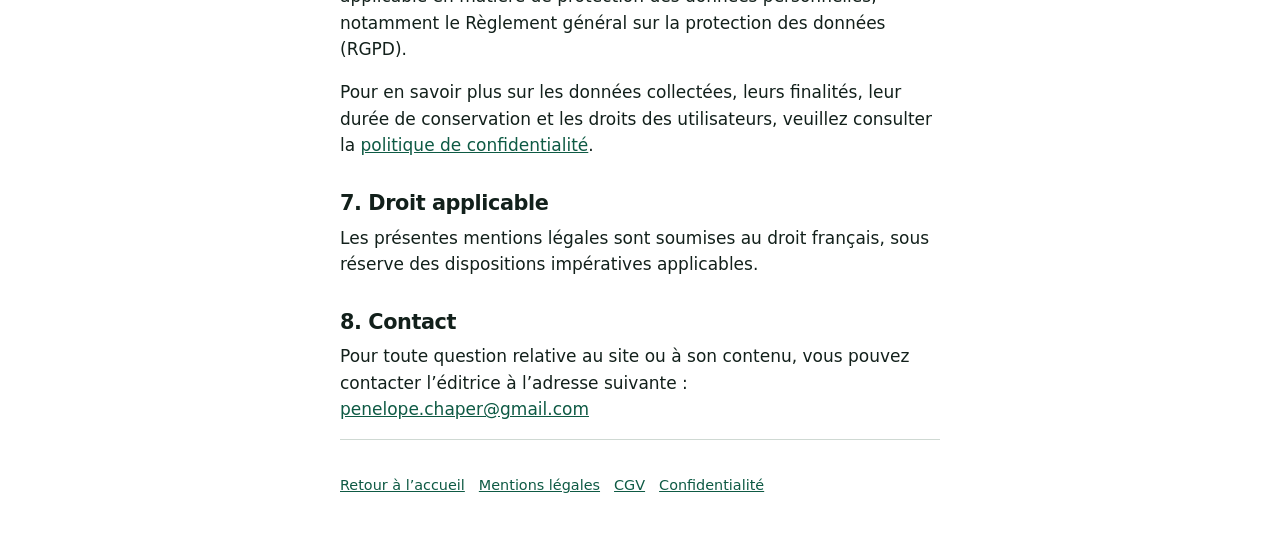
<file: mentions-legales.html.html>
<!doctype html>
<html lang="fr"><head><meta charset="utf-8"><meta name="viewport" content="width=device-width,initial-scale=1">
<title>Mentions légales – Panier Perdu</title><meta name="robots" content="noindex"><link rel="stylesheet" href="style.css"></head>
<body><div class="wrap legal"><p class="top"><a href="/" style="text-decoration:none;color:inherit"><span>Panier</span> Perdu</a></p>
<h1>Mentions légales</h1>
<p class="small">Dernière mise à jour : 24 octobre 2026</p>

<h2>1. Éditeur du site</h2>
<p>Le présent site internet est édité par :</p>
<p>Penelope Chaper, entrepreneur individuel exerçant sous le régime de la micro-entreprise.</p>
<ul>
<li>Adresse professionnelle : 92 avenue de Grande Bretagne, 31300 Toulouse, France</li>
<li>Numéro SIRET : <span class="todo">[À compléter dès réception]</span></li>
<li>Adresse e-mail : <a href="mailto:penelope.chaper@gmail.com">penelope.chaper@gmail.com</a></li>
<li>TVA : <span class="todo">« TVA non applicable, article 293 B du Code général des impôts. » [à confirmer selon ta situation fiscale]</span></li>
</ul>

<h2>2. Directrice de la publication</h2>
<p>La directrice de la publication du site est Penelope Chaper, en qualité d’éditrice du site.</p>

<h2>3. Hébergement du site</h2>
<p>Le site est hébergé par :</p>
<p>Vercel Inc.<br>440 N Barranca Ave #4133<br>Covina, CA 91723<br>États-Unis</p>
<p>Site internet : <a href="https://vercel.com">https://vercel.com</a></p>

<h2>4. Propriété intellectuelle</h2>
<p>L’ensemble des éléments composant le présent site, notamment les textes, photographies, illustrations, éléments graphiques, logos et contenus originaux, est protégé par les dispositions applicables en matière de propriété intellectuelle.</p>
<p>Sauf mention contraire, ces éléments sont la propriété de l’éditrice du site ou font l’objet d’une autorisation d’utilisation.</p>
<p>Toute reproduction, représentation, modification, adaptation ou exploitation, totale ou partielle, de ces éléments, par quelque procédé que ce soit, sans autorisation écrite préalable de leur titulaire, est interdite, sous réserve des exceptions prévues par la loi.</p>

<h2>5. Responsabilité</h2>
<p>L’éditrice s’efforce de fournir sur ce site des informations exactes et régulièrement mises à jour. Toutefois, elle ne peut garantir l’exhaustivité ou l’absence d’erreurs dans l’ensemble des informations publiées.</p>
<p>L’utilisation du site se fait sous la responsabilité de l’utilisateur, dans les limites prévues par la législation applicable.</p>

<h2>6. Données personnelles</h2>
<p>Les données personnelles éventuellement collectées lors de l’utilisation du site sont traitées conformément à la réglementation applicable en matière de protection des données personnelles, notamment le Règlement général sur la protection des données (RGPD).</p>
<p>Pour en savoir plus sur les données collectées, leurs finalités, leur durée de conservation et les droits des utilisateurs, veuillez consulter la <a href="confidentialite.html">politique de confidentialité</a>.</p>

<h2>7. Droit applicable</h2>
<p>Les présentes mentions légales sont soumises au droit français, sous réserve des dispositions impératives applicables.</p>

<h2>8. Contact</h2>
<p>Pour toute question relative au site ou à son contenu, vous pouvez contacter l’éditrice à l’adresse suivante : <a href="mailto:penelope.chaper@gmail.com">penelope.chaper@gmail.com</a></p>

<footer><a href="/">Retour à l’accueil</a><a href="mentions-legales.html">Mentions légales</a><a href="cgv.html">CGV</a><a href="confidentialite.html">Confidentialité</a></footer></div></body></html>
</file>
<file: style.css>
:root{--ink:#12201B;--green:#0E5A44;--sun:#FFD23F;--mist:#EEF2EF;--line:#CFD9D3;--muted:#4C5B54}
*{box-sizing:border-box}html{-webkit-text-size-adjust:100%}
body{margin:0;font:17px/1.55 system-ui,-apple-system,"Segoe UI",Roboto,sans-serif;color:var(--ink);background:#fff}
h1,h2,h3{font-family:"Bricolage Grotesque",system-ui,sans-serif;line-height:1.08;margin:0 0 .5em;letter-spacing:-.02em}
h1{font-size:clamp(2.2rem,9vw,3.6rem);font-weight:800}
h2{font-size:clamp(1.6rem,6vw,2.2rem);font-weight:800}
h3{font-size:1.1rem;font-weight:700}
p{margin:0 0 1em}a{color:var(--green)}
.wrap{max-width:640px;margin:0 auto;padding:0 20px}
section{padding:44px 0;border-top:1px solid var(--line)}
.top{padding:14px 0;font-weight:800;font-family:"Bricolage Grotesque",system-ui,sans-serif;font-size:1.1rem}
.top span{background:var(--sun);padding:2px 8px}
.btn{display:block;width:100%;text-align:center;background:var(--sun);color:var(--ink);font-weight:800;font-size:1.1rem;text-decoration:none;padding:18px 20px;border:2px solid var(--ink);border-radius:6px;box-shadow:4px 4px 0 var(--ink)}
.btn:active{transform:translate(3px,3px);box-shadow:1px 1px 0 var(--ink)}
.btn:focus-visible,summary:focus-visible,a:focus-visible{outline:3px solid var(--green);outline-offset:3px}
.small{font-size:.9rem;color:var(--muted)}
.ticket{border:2px dashed var(--ink);padding:18px;background:var(--mist);margin:28px 0}
.ticket p{margin:0;display:flex;justify-content:space-between;gap:12px;border-bottom:1px dotted var(--muted);padding:6px 0}
.ticket .ok{color:var(--green);font-weight:800;border:0;padding-top:12px}
.steps{list-style:none;padding:0;margin:0}
.steps li{padding:14px 0 14px 48px;position:relative;border-bottom:1px solid var(--line)}
.steps li::before{content:counter(s);counter-increment:s;position:absolute;left:0;top:14px;width:34px;height:34px;border-radius:50%;background:var(--green);color:#fff;font-weight:800;text-align:center;line-height:34px}
.steps{counter-reset:s}
.calc{background:var(--green);color:#fff;padding:22px;border-radius:6px}
.calc strong{font-size:2rem;font-family:"Bricolage Grotesque",system-ui,sans-serif}
.calc .small{color:#CFE6DC}
.offer{border:2px solid var(--ink);padding:22px;border-radius:6px}
.price{font-family:"Bricolage Grotesque",system-ui,sans-serif;font-size:3rem;font-weight:800;line-height:1}
.guar{background:var(--mist);padding:14px;border-left:5px solid var(--green);margin:18px 0}
details{border-bottom:1px solid var(--line);padding:14px 0}
summary{font-weight:700;cursor:pointer}
details p{margin:10px 0 0}
footer{padding:28px 0 40px;border-top:1px solid var(--line);font-size:.9rem}
footer a{margin-right:14px;display:inline-block;padding:6px 0}
.todo{background:#FFF3B0;padding:0 4px}
.legal h1{font-size:2rem}.legal h2{font-size:1.3rem;margin-top:1.6em}
</file>
